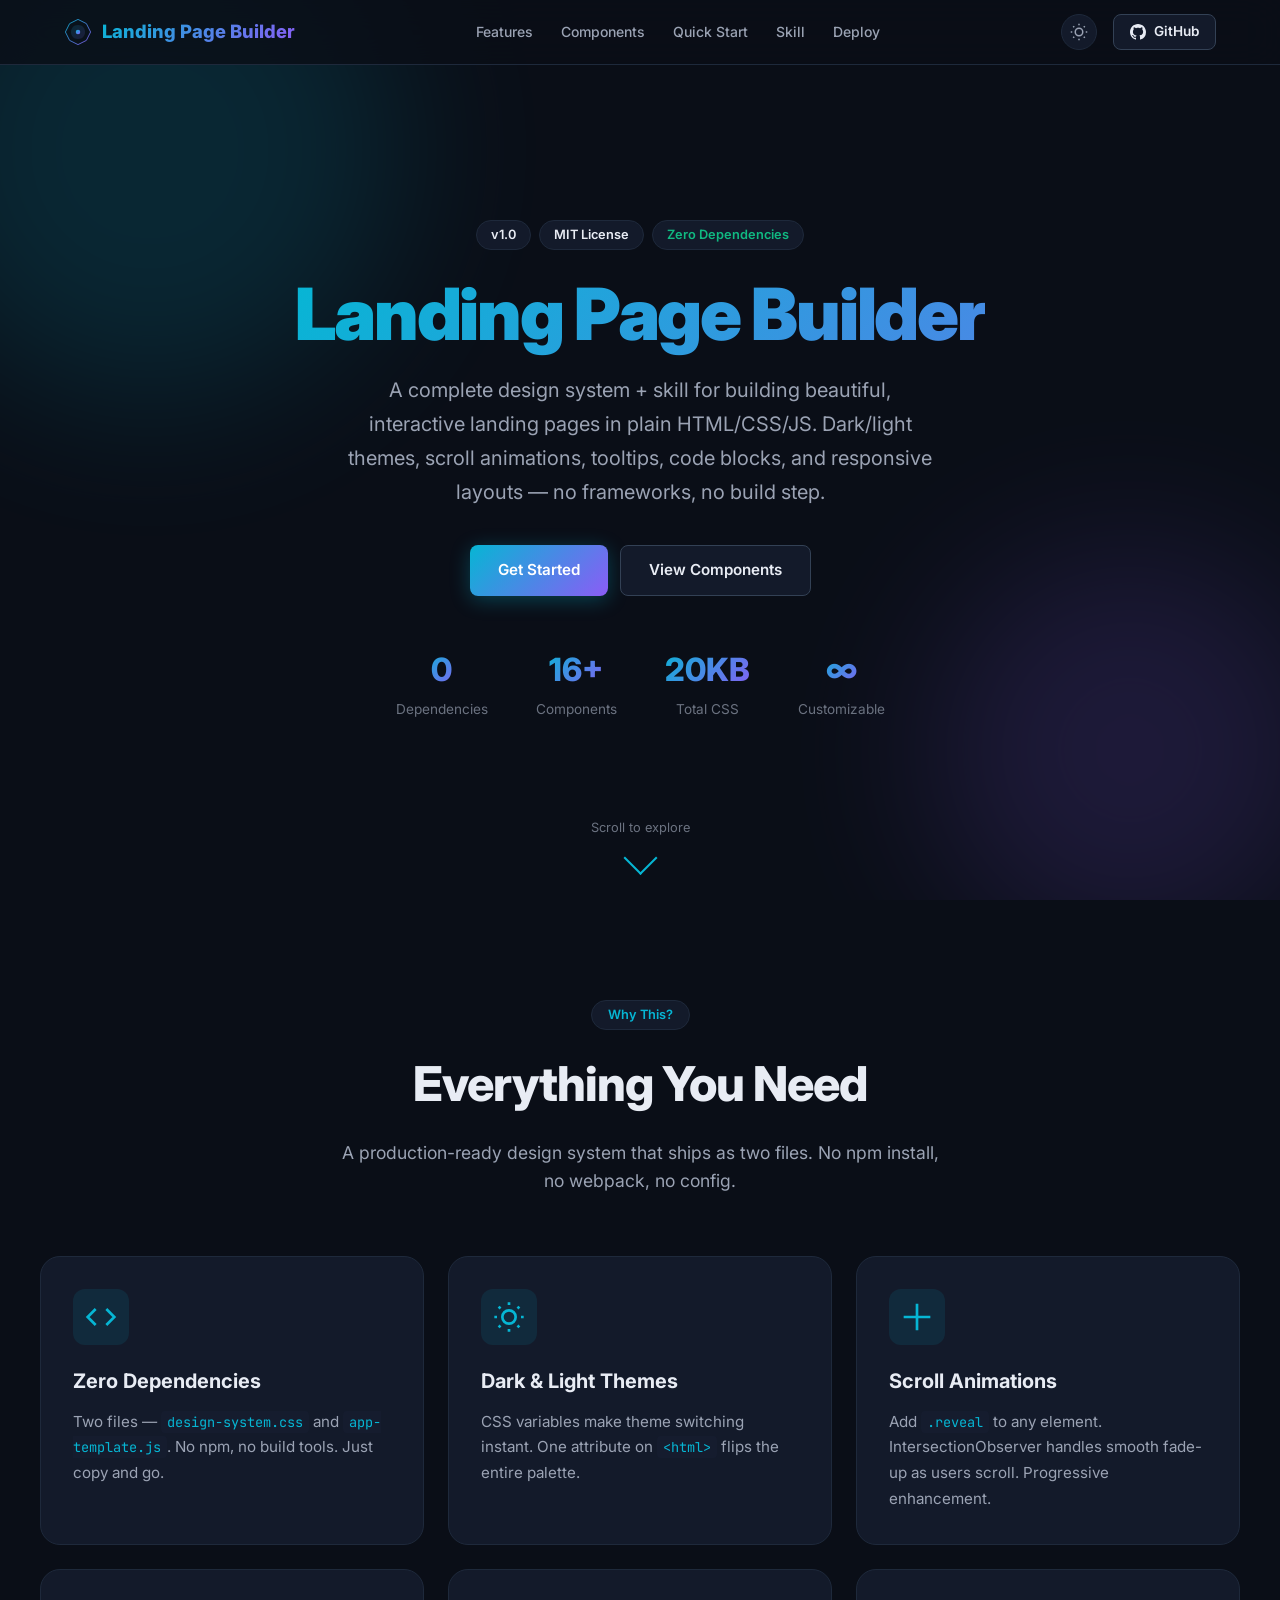
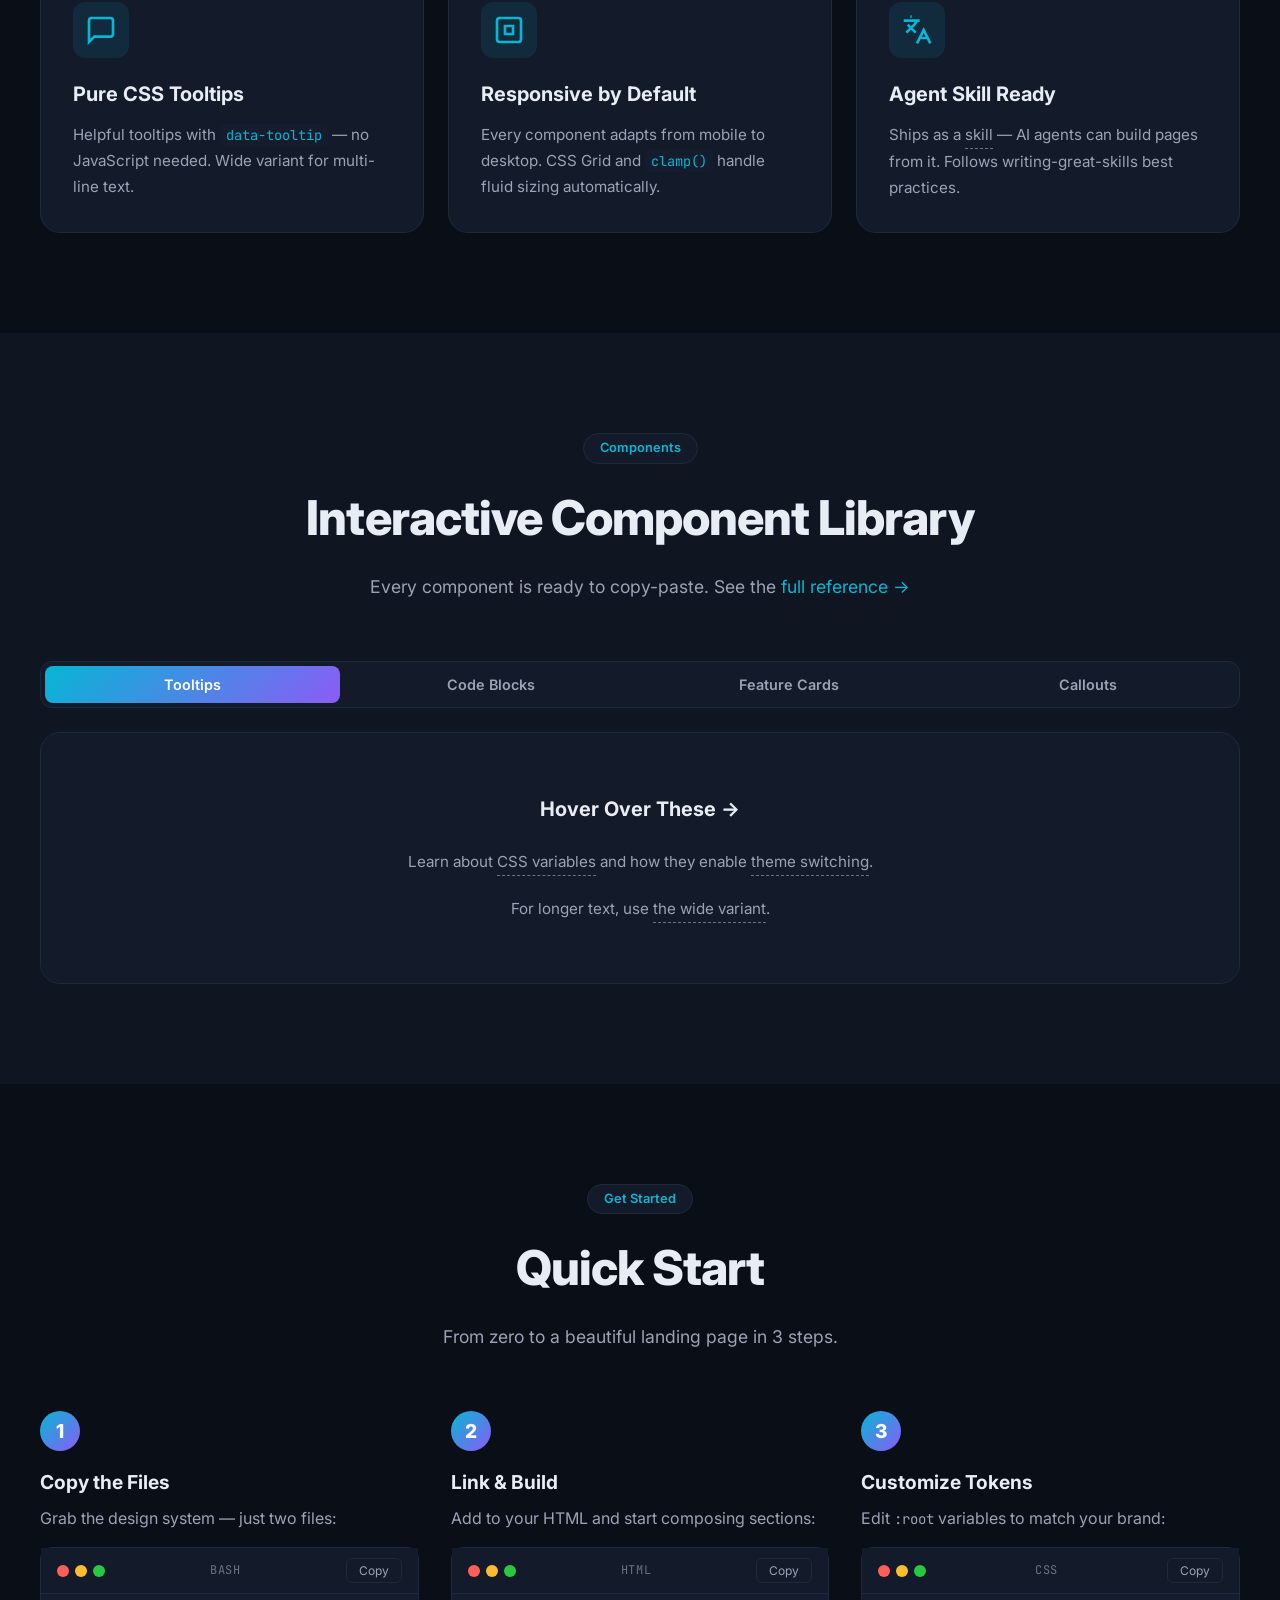
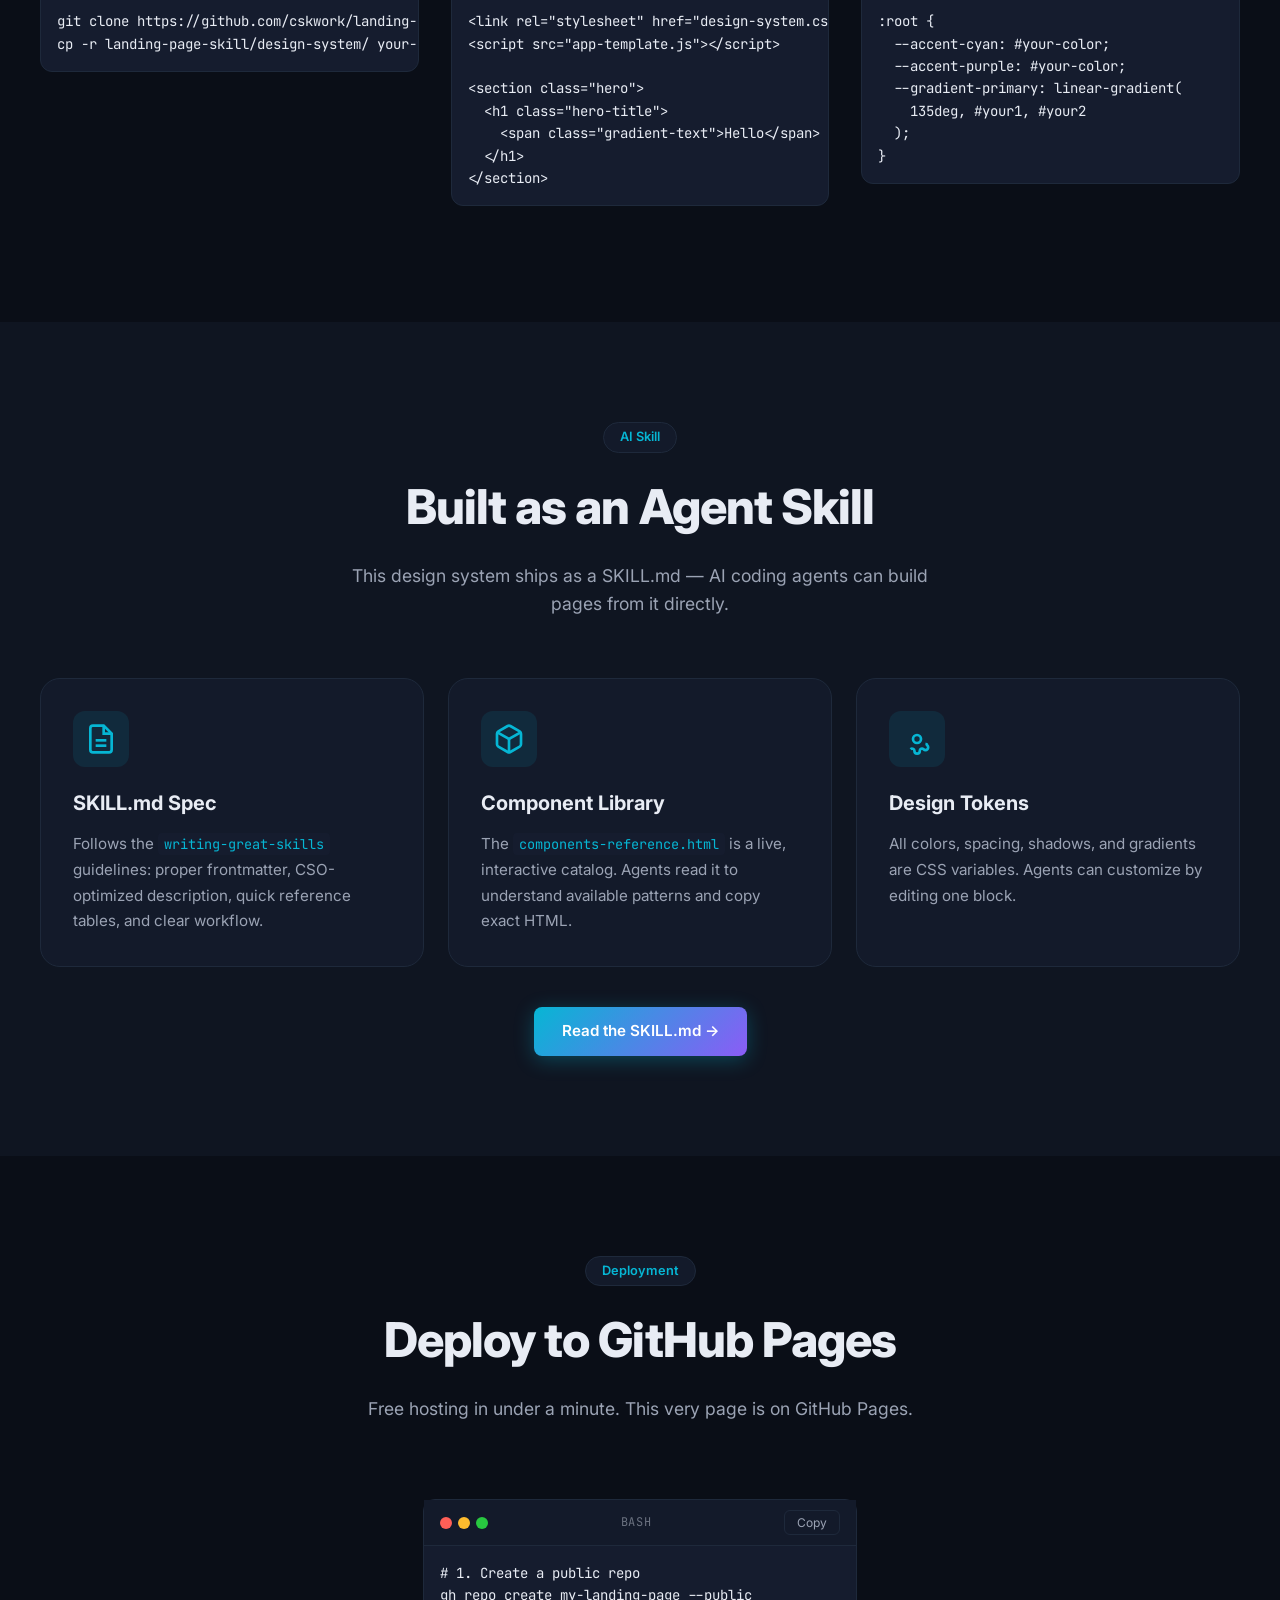
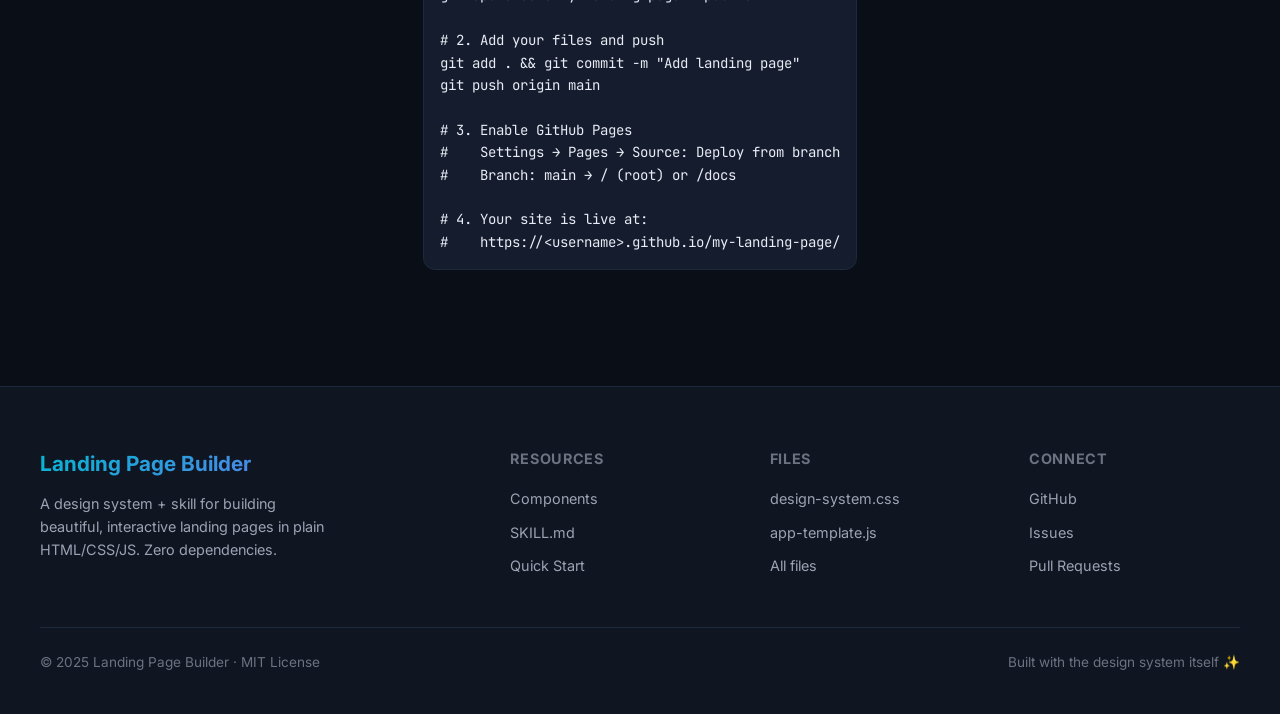
<file: index.html>
<!DOCTYPE html>
<html lang="en" data-theme="dark" class="no-js">
<head>
    <meta charset="UTF-8">
    <meta name="viewport" content="width=device-width, initial-scale=1.0">
    <script>document.documentElement.classList.remove('no-js');document.documentElement.setAttribute('data-theme',localStorage.getItem('lp-theme')||'dark');</script>
    <title>Landing Page Builder — Design System & Skill for Beautiful Web Pages</title>
    <meta name="description" content="A complete design system and skill for building beautiful, interactive landing pages in plain HTML/CSS/JS. Dark/light themes, scroll animations, tooltips, code blocks — zero dependencies.">

    <meta property="og:title" content="Landing Page Builder">
    <meta property="og:description" content="Design system + skill for beautiful, interactive landing pages. Zero dependencies.">
    <meta property="og:type" content="website">

    <link rel="preconnect" href="https://fonts.googleapis.com">
    <link rel="preconnect" href="https://fonts.gstatic.com" crossorigin>
    <link href="https://fonts.googleapis.com/css2?family=Inter:wght@300;400;500;600;700;800;900&family=JetBrains+Mono:wght@400;500;600;700&display=swap" rel="stylesheet">
    <link rel="stylesheet" href="design-system/design-system.css">
</head>
<body>
    <!-- Progress Bar -->
    <div class="progress-bar" id="progressBar"></div>

    <!-- Navigation -->
    <nav class="navbar" id="navbar">
        <div class="nav-container">
            <a href="#hero" class="nav-logo">
                <svg class="logo-icon" viewBox="0 0 100 100" width="28" height="28" role="img" aria-label="Landing Page Builder logo">
                    <path d="M50 5 L20 20 L5 50 L20 80 L50 95 L80 80 L95 50 L80 20 Z" fill="none" stroke="url(#logoGrad)" stroke-width="3"/>
                    <path d="M50 25 C35 25 25 35 25 50 C25 65 35 75 50 75 C65 75 75 65 75 50 C75 35 65 25 50 25" fill="url(#logoGrad)" opacity="0.15"/>
                    <circle cx="50" cy="50" r="8" fill="url(#logoGrad)"/>
                    <defs>
                        <linearGradient id="logoGrad" x1="0" y1="0" x2="1" y2="1">
                            <stop offset="0%" stop-color="#06b6d4"/>
                            <stop offset="100%" stop-color="#8b5cf6"/>
                        </linearGradient>
                    </defs>
                </svg>
                <span class="nav-title">Landing Page Builder</span>
            </a>

            <div class="nav-links" id="navLinks">
                <a href="#features">Features</a>
                <a href="#components">Components</a>
                <a href="#quickstart">Quick Start</a>
                <a href="#skill">Skill</a>
                <a href="#deploy">Deploy</a>
            </div>

            <div class="nav-right">
                <button class="icon-btn" data-toggle="theme" aria-label="Toggle theme"></button>
                <a href="https://github.com/cskwork/landing-page-skill" target="_blank" rel="noopener" class="btn btn-secondary nav-github-btn" style="padding: 6px 16px; font-size: 0.85rem;">
                    <svg width="16" height="16" viewBox="0 0 24 24" fill="currentColor"><path d="M12 0C5.37 0 0 5.37 0 12c0 5.31 3.435 9.795 8.205 11.385.6.105.825-.255.825-.57 0-.285-.015-1.23-.015-2.235-3.015.555-3.795-.735-4.035-1.41-.135-.345-.72-1.41-1.23-1.695-.42-.225-1.02-.78-.015-.795.945-.015 1.62.87 1.845 1.23 1.08 1.815 2.805 1.305 3.495.99.105-.78.42-1.305.765-1.605-2.67-.3-5.46-1.335-5.46-5.925 0-1.305.465-2.385 1.23-3.225-.12-.3-.54-1.53.12-3.18 0 0 1.005-.315 3.3 1.23.96-.27 1.98-.405 3-.405s2.04.135 3 .405c2.295-1.56 3.3-1.23 3.3-1.23.66 1.65.24 2.88.12 3.18.765.84 1.23 1.905 1.23 3.225 0 4.605-2.805 5.625-5.475 5.925.435.375.81 1.095.81 2.22 0 1.605-.015 2.895-.015 3.3 0 .315.225.69.825.57A12.02 12.02 0 0024 12c0-6.63-5.37-12-12-12z"/></svg>
                    <span class="nav-github-text">GitHub</span>
                </a>
                <button class="nav-menu-toggle" id="menuToggle" aria-label="Toggle menu">
                    <span></span><span></span><span></span>
                </button>
            </div>
        </div>
    </nav>

    <!-- Mobile Menu -->
    <div class="mobile-menu" id="mobileMenu">
        <a href="#features">Features</a>
        <a href="#components">Components</a>
        <a href="#quickstart">Quick Start</a>
        <a href="#skill">Skill</a>
        <a href="#deploy">Deploy</a>
    </div>

    <!-- Hero Section -->
    <section class="hero" id="hero">
        <div class="hero-bg"></div>
        <div class="hero-content">
            <div class="hero-badge">
                <span class="version-pill">v1.0</span>
                <span class="license-pill">MIT License</span>
                <span class="version-pill" style="color: var(--accent-green);">Zero Dependencies</span>
            </div>
            <h1 class="hero-title">
                <span class="gradient-text">Landing Page Builder</span>
            </h1>
            <p class="hero-subtitle">
                A complete design system + skill for building beautiful, interactive landing pages in plain HTML/CSS/JS. Dark/light themes, scroll animations, tooltips, code blocks, and responsive layouts — no frameworks, no build step.
            </p>
            <div class="hero-cta">
                <a href="#quickstart" class="btn btn-primary">Get Started</a>
                <a href="design-system/components-reference.html" class="btn btn-secondary">View Components</a>
            </div>
            <div class="hero-stats">
                <div class="stat">
                    <span class="stat-number">0</span>
                    <span class="stat-label">Dependencies</span>
                </div>
                <div class="stat">
                    <span class="stat-number">16+</span>
                    <span class="stat-label">Components</span>
                </div>
                <div class="stat">
                    <span class="stat-number">20KB</span>
                    <span class="stat-label">Total CSS</span>
                </div>
                <div class="stat">
                    <span class="stat-number">∞</span>
                    <span class="stat-label">Customizable</span>
                </div>
            </div>
        </div>
        <div class="scroll-indicator">
            <span>Scroll to explore</span>
            <div class="scroll-arrow"></div>
        </div>
    </section>

    <!-- Features -->
    <section class="section" id="features">
        <div class="container">
            <div class="section-header">
                <span class="section-tag">Why This?</span>
                <h2 class="section-title">Everything You Need</h2>
                <p class="section-desc">A production-ready design system that ships as two files. No npm install, no webpack, no config.</p>
            </div>

            <div class="feature-grid">
                <div class="feature-card reveal">
                    <div class="feature-icon">
                        <svg viewBox="0 0 24 24" fill="none" stroke="currentColor" stroke-width="2" width="32" height="32"><polyline points="16 18 22 12 16 6"/><polyline points="8 6 2 12 8 18"/></svg>
                    </div>
                    <h3>Zero Dependencies</h3>
                    <p>Two files — <code>design-system.css</code> and <code>app-template.js</code>. No npm, no build tools. Just copy and go.</p>
                </div>

                <div class="feature-card reveal">
                    <div class="feature-icon">
                        <svg viewBox="0 0 24 24" fill="none" stroke="currentColor" stroke-width="2" width="32" height="32"><circle cx="12" cy="12" r="5"/><path d="M12 1v2M12 21v2M4.22 4.22l1.42 1.42M18.36 18.36l1.42 1.42M1 12h2M21 12h2M4.22 19.78l1.42-1.42M18.36 5.64l1.42-1.42"/></svg>
                    </div>
                    <h3>Dark &amp; Light Themes</h3>
                    <p>CSS variables make theme switching instant. One attribute on <code>&lt;html&gt;</code> flips the entire palette.</p>
                </div>

                <div class="feature-card reveal">
                    <div class="feature-icon">
                        <svg viewBox="0 0 24 24" fill="none" stroke="currentColor" stroke-width="2" width="32" height="32"><path d="M12 2v20M2 12h20"/></svg>
                    </div>
                    <h3>Scroll Animations</h3>
                    <p>Add <code>.reveal</code> to any element. IntersectionObserver handles smooth fade-up as users scroll. Progressive enhancement.</p>
                </div>

                <div class="feature-card reveal">
                    <div class="feature-icon">
                        <svg viewBox="0 0 24 24" fill="none" stroke="currentColor" stroke-width="2" width="32" height="32"><path d="M21 15a2 2 0 01-2 2H7l-4 4V5a2 2 0 012-2h14a2 2 0 012 2z"/></svg>
                    </div>
                    <h3>Pure CSS Tooltips</h3>
                    <p>Helpful tooltips with <code>data-tooltip</code> — no JavaScript needed. Wide variant for multi-line text.</p>
                </div>

                <div class="feature-card reveal">
                    <div class="feature-icon">
                        <svg viewBox="0 0 24 24" fill="none" stroke="currentColor" stroke-width="2" width="32" height="32"><rect x="3" y="3" width="18" height="18" rx="2"/><path d="M9 9h6v6H9z"/></svg>
                    </div>
                    <h3>Responsive by Default</h3>
                    <p>Every component adapts from mobile to desktop. CSS Grid and <code>clamp()</code> handle fluid sizing automatically.</p>
                </div>

                <div class="feature-card reveal">
                    <div class="feature-icon">
                        <svg viewBox="0 0 24 24" fill="none" stroke="currentColor" stroke-width="2" width="32" height="32"><path d="M5 8l6 6M4 14l6-6 2-3M2 5h12M7 2h1M22 22l-5-10-5 10M14 18h6"/></svg>
                    </div>
                    <h3>Agent Skill Ready</h3>
                    <p>Ships as a <span class="tooltip-trigger" data-tooltip="A SKILL.md file that teaches AI agents how to use this design system">skill</span> — AI agents can build pages from it. Follows writing-great-skills best practices.</p>
                </div>
            </div>
        </div>
    </section>

    <!-- Components Showcase -->
    <section class="section section-alt" id="components">
        <div class="container">
            <div class="section-header">
                <span class="section-tag">Components</span>
                <h2 class="section-title">Interactive Component Library</h2>
                <p class="section-desc">Every component is ready to copy-paste. See the <a href="design-system/components-reference.html" style="color: var(--accent-cyan);">full reference →</a></p>
            </div>

            <div data-tabs>
                <div class="tab-list">
                    <button class="tab-btn active" data-tab="tooltip">Tooltips</button>
                    <button class="tab-btn" data-tab="code">Code Blocks</button>
                    <button class="tab-btn" data-tab="cards">Feature Cards</button>
                    <button class="tab-btn" data-tab="callout">Callouts</button>
                </div>

                <div class="tab-panel active" data-panel="tooltip">
                    <div class="feature-card" style="text-align: center; padding: 60px;">
                        <h3 style="margin-bottom: 24px;">Hover Over These →</h3>
                        <p style="margin-bottom: 20px;">
                            Learn about <span class="tooltip-trigger" data-tooltip="Cascading Style Sheets — the styling language of the web">CSS variables</span> and how they enable
                            <span class="tooltip-trigger" data-tooltip="Switching between dark and light themes instantly">theme switching</span>.
                        </p>
                        <p>
                            For longer text, use <span class="tooltip-trigger tooltip-wide" data-tooltip="This wide tooltip variant wraps text to multiple lines, perfect for detailed explanations that need more space than a single line.">the wide variant</span>.
                        </p>
                    </div>
                </div>

                <div class="tab-panel" data-panel="code">
                    <div class="code-block">
                        <div class="code-header">
                            <span class="code-dots"><i></i><i></i><i></i></span>
                            <span class="code-lang">bash</span>
                            <button class="code-copy">Copy</button>
                        </div>
                        <pre><code># Clone the repo and start building
git clone https://github.com/cskwork/landing-page-skill.git
cp landing-page-skill/design-system/* your-project/</code></pre>
                    </div>
                    <div class="code-block">
                        <div class="code-header">
                            <span class="code-dots"><i></i><i></i><i></i></span>
                            <span class="code-lang">html</span>
                            <button class="code-copy">Copy</button>
                        </div>
                        <pre><code>&lt;link rel="stylesheet" href="design-system.css"&gt;
&lt;script src="app-template.js"&gt;&lt;/script&gt;</code></pre>
                    </div>
                </div>

                <div class="tab-panel" data-panel="cards">
                    <div class="feature-grid">
                        <div class="feature-card reveal">
                            <div class="feature-icon">
                                <svg viewBox="0 0 24 24" fill="none" stroke="currentColor" stroke-width="2" width="32" height="32"><path d="M13 2L3 14h9l-1 8 10-12h-9l1-8z"/></svg>
                            </div>
                            <h3>Lightning Fast</h3>
                            <p>No JavaScript framework overhead. Pages load instantly.</p>
                        </div>
                        <div class="feature-card reveal">
                            <div class="feature-icon">
                                <svg viewBox="0 0 24 24" fill="none" stroke="currentColor" stroke-width="2" width="32" height="32"><path d="M22 11.08V12a10 10 0 11-5.93-9.14"/><polyline points="22 4 12 14.01 9 11.01"/></svg>
                            </div>
                            <h3>Accessible</h3>
                            <p>Semantic HTML, ARIA labels, keyboard navigation built in.</p>
                        </div>
                    </div>
                </div>

                <div class="tab-panel" data-panel="callout">
                    <a href="https://github.com/cskwork/landing-page-skill" target="_blank" rel="noopener" class="callout">
                        <span class="callout-icon">
                            <svg viewBox="0 0 24 24" fill="none" stroke="currentColor" stroke-width="2" width="24" height="24"><path d="M9 19c-5 1.5-5-2.5-7-3m14 6v-3.87a3.37 3.37 0 00-.94-2.61c3.14-.35 6.44-1.54 6.44-7A5.44 5.44 0 0020 4.77 5.07 5.07 0 0019.91 1S18.73.65 16 2.48a13.38 13.38 0 00-7 0C6.27.65 5.09 1 5.09 1A5.07 5.07 0 005 4.77a5.44 5.44 0 00-1.5 3.78c0 5.42 3.3 6.61 6.44 7A3.37 3.37 0 009 18.13V22"/></svg>
                        </span>
                        <div class="callout-text">
                            <strong>Star on GitHub</strong>
                            <span>If this design system saves you time, give it a ⭐</span>
                        </div>
                    </a>
                </div>
            </div>
        </div>
    </section>

    <!-- Quick Start -->
    <section class="section" id="quickstart">
        <div class="container">
            <div class="section-header">
                <span class="section-tag">Get Started</span>
                <h2 class="section-title">Quick Start</h2>
                <p class="section-desc">From zero to a beautiful landing page in 3 steps.</p>
            </div>

            <div class="quickstart-grid">
                <div class="qs-step reveal">
                    <div class="qs-number">1</div>
                    <h3>Copy the Files</h3>
                    <p>Grab the design system — just two files:</p>
                    <div class="code-block">
                        <div class="code-header">
                            <span class="code-dots"><i></i><i></i><i></i></span>
                            <span class="code-lang">bash</span>
                            <button class="code-copy">Copy</button>
                        </div>
                        <pre><code>git clone https://github.com/cskwork/landing-page-skill.git
cp -r landing-page-skill/design-system/ your-project/</code></pre>
                    </div>
                </div>

                <div class="qs-step reveal">
                    <div class="qs-number">2</div>
                    <h3>Link &amp; Build</h3>
                    <p>Add to your HTML and start composing sections:</p>
                    <div class="code-block">
                        <div class="code-header">
                            <span class="code-dots"><i></i><i></i><i></i></span>
                            <span class="code-lang">html</span>
                            <button class="code-copy">Copy</button>
                        </div>
                        <pre><code>&lt;link rel="stylesheet" href="design-system.css"&gt;
&lt;script src="app-template.js"&gt;&lt;/script&gt;

&lt;section class="hero"&gt;
  &lt;h1 class="hero-title"&gt;
    &lt;span class="gradient-text"&gt;Hello&lt;/span&gt;
  &lt;/h1&gt;
&lt;/section&gt;</code></pre>
                    </div>
                </div>

                <div class="qs-step reveal">
                    <div class="qs-number">3</div>
                    <h3>Customize Tokens</h3>
                    <p>Edit <code>:root</code> variables to match your brand:</p>
                    <div class="code-block">
                        <div class="code-header">
                            <span class="code-dots"><i></i><i></i><i></i></span>
                            <span class="code-lang">css</span>
                            <button class="code-copy">Copy</button>
                        </div>
                        <pre><code>:root {
  --accent-cyan: #your-color;
  --accent-purple: #your-color;
  --gradient-primary: linear-gradient(
    135deg, #your1, #your2
  );
}</code></pre>
                    </div>
                </div>
            </div>
        </div>
    </section>

    <!-- Skill Section -->
    <section class="section section-alt" id="skill">
        <div class="container">
            <div class="section-header">
                <span class="section-tag">AI Skill</span>
                <h2 class="section-title">Built as an Agent Skill</h2>
                <p class="section-desc">This design system ships as a SKILL.md — AI coding agents can build pages from it directly.</p>
            </div>

            <div class="feature-grid">
                <div class="feature-card reveal">
                    <div class="feature-icon">
                        <svg viewBox="0 0 24 24" fill="none" stroke="currentColor" stroke-width="2" width="32" height="32"><path d="M14 2H6a2 2 0 00-2 2v16a2 2 0 002 2h12a2 2 0 002-2V8z"/><polyline points="14 2 14 8 20 8"/><line x1="16" y1="13" x2="8" y2="13"/><line x1="16" y1="17" x2="8" y2="17"/></svg>
                    </div>
                    <h3>SKILL.md Spec</h3>
                    <p>Follows the <code>writing-great-skills</code> guidelines: proper frontmatter, CSO-optimized description, quick reference tables, and clear workflow.</p>
                </div>

                <div class="feature-card reveal">
                    <div class="feature-icon">
                        <svg viewBox="0 0 24 24" fill="none" stroke="currentColor" stroke-width="2" width="32" height="32"><path d="M21 16V8a2 2 0 00-1-1.73l-7-4a2 2 0 00-2 0l-7 4A2 2 0 003 8v8a2 2 0 001 1.73l7 4a2 2 0 002 0l7-4A2 2 0 0021 16z"/><polyline points="3.27 6.96 12 12.01 20.73 6.96"/><line x1="12" y1="22.08" x2="12" y2="12"/></svg>
                    </div>
                    <h3>Component Library</h3>
                    <p>The <code>components-reference.html</code> is a live, interactive catalog. Agents read it to understand available patterns and copy exact HTML.</p>
                </div>

                <div class="feature-card reveal">
                    <div class="feature-icon">
                        <svg viewBox="0 0 24 24" fill="none" stroke="currentColor" stroke-width="2" width="32" height="32"><circle cx="12" cy="12" r="3"/><path d="M19.4 15a1.65 1.65 0 00.33 1.82l.06.06a2 2 0 010 2.83 2 2 0 01-2.83 0l-.06-.06a1.65 1.65 0 00-1.82-.33 1.65 1.65 0 00-1 1.51V21a2 2 0 01-2 2 2 2 0 01-2-2v-.09A1.65 1.65 0 009 19.4a1.65 1.65 0 00-1.82.33"/></svg>
                    </div>
                    <h3>Design Tokens</h3>
                    <p>All colors, spacing, shadows, and gradients are CSS variables. Agents can customize by editing one block.</p>
                </div>
            </div>

            <div style="text-align: center; margin-top: 40px;">
                <a href="https://github.com/cskwork/landing-page-skill/blob/main/SKILL.md" target="_blank" rel="noopener" class="btn btn-primary">
                    Read the SKILL.md →
                </a>
            </div>
        </div>
    </section>

    <!-- Deploy Section -->
    <section class="section" id="deploy">
        <div class="container">
            <div class="section-header">
                <span class="section-tag">Deployment</span>
                <h2 class="section-title">Deploy to GitHub Pages</h2>
                <p class="section-desc">Free hosting in under a minute. This very page is on GitHub Pages.</p>
            </div>

            <div class="quickstart-grid" style="grid-template-columns: 1fr;">
                <div class="qs-step reveal" style="max-width: 800px; margin: 0 auto;">
                    <div class="code-block">
                        <div class="code-header">
                            <span class="code-dots"><i></i><i></i><i></i></span>
                            <span class="code-lang">bash</span>
                            <button class="code-copy">Copy</button>
                        </div>
                        <pre><code># 1. Create a public repo
gh repo create my-landing-page --public

# 2. Add your files and push
git add . && git commit -m "Add landing page"
git push origin main

# 3. Enable GitHub Pages
#    Settings → Pages → Source: Deploy from branch
#    Branch: main → / (root) or /docs

# 4. Your site is live at:
#    https://&lt;username&gt;.github.io/my-landing-page/</code></pre>
                    </div>
                </div>
            </div>
        </div>
    </section>

    <!-- Footer -->
    <footer class="footer">
        <div class="footer-content">
            <div class="footer-brand">
                <h3><span class="gradient-text">Landing Page Builder</span></h3>
                <p>A design system + skill for building beautiful, interactive landing pages in plain HTML/CSS/JS. Zero dependencies.</p>
            </div>
            <div class="footer-col">
                <h4>Resources</h4>
                <ul>
                    <li><a href="design-system/components-reference.html">Components</a></li>
                    <li><a href="https://github.com/cskwork/landing-page-skill/blob/main/SKILL.md">SKILL.md</a></li>
                    <li><a href="#quickstart">Quick Start</a></li>
                </ul>
            </div>
            <div class="footer-col">
                <h4>Files</h4>
                <ul>
                    <li><a href="https://github.com/cskwork/landing-page-skill/blob/main/design-system/design-system.css">design-system.css</a></li>
                    <li><a href="https://github.com/cskwork/landing-page-skill/blob/main/design-system/app-template.js">app-template.js</a></li>
                    <li><a href="https://github.com/cskwork/landing-page-skill/tree/main/design-system">All files</a></li>
                </ul>
            </div>
            <div class="footer-col">
                <h4>Connect</h4>
                <ul>
                    <li><a href="https://github.com/cskwork/landing-page-skill">GitHub</a></li>
                    <li><a href="https://github.com/cskwork/landing-page-skill/issues">Issues</a></li>
                    <li><a href="https://github.com/cskwork/landing-page-skill/pulls">Pull Requests</a></li>
                </ul>
            </div>
        </div>
        <div class="footer-bottom">
            <span>© 2025 Landing Page Builder · MIT License</span>
            <span>Built with the design system itself ✨</span>
        </div>
    </footer>

    <script src="design-system/app-template.js"></script>
</body>
</html>
</file>
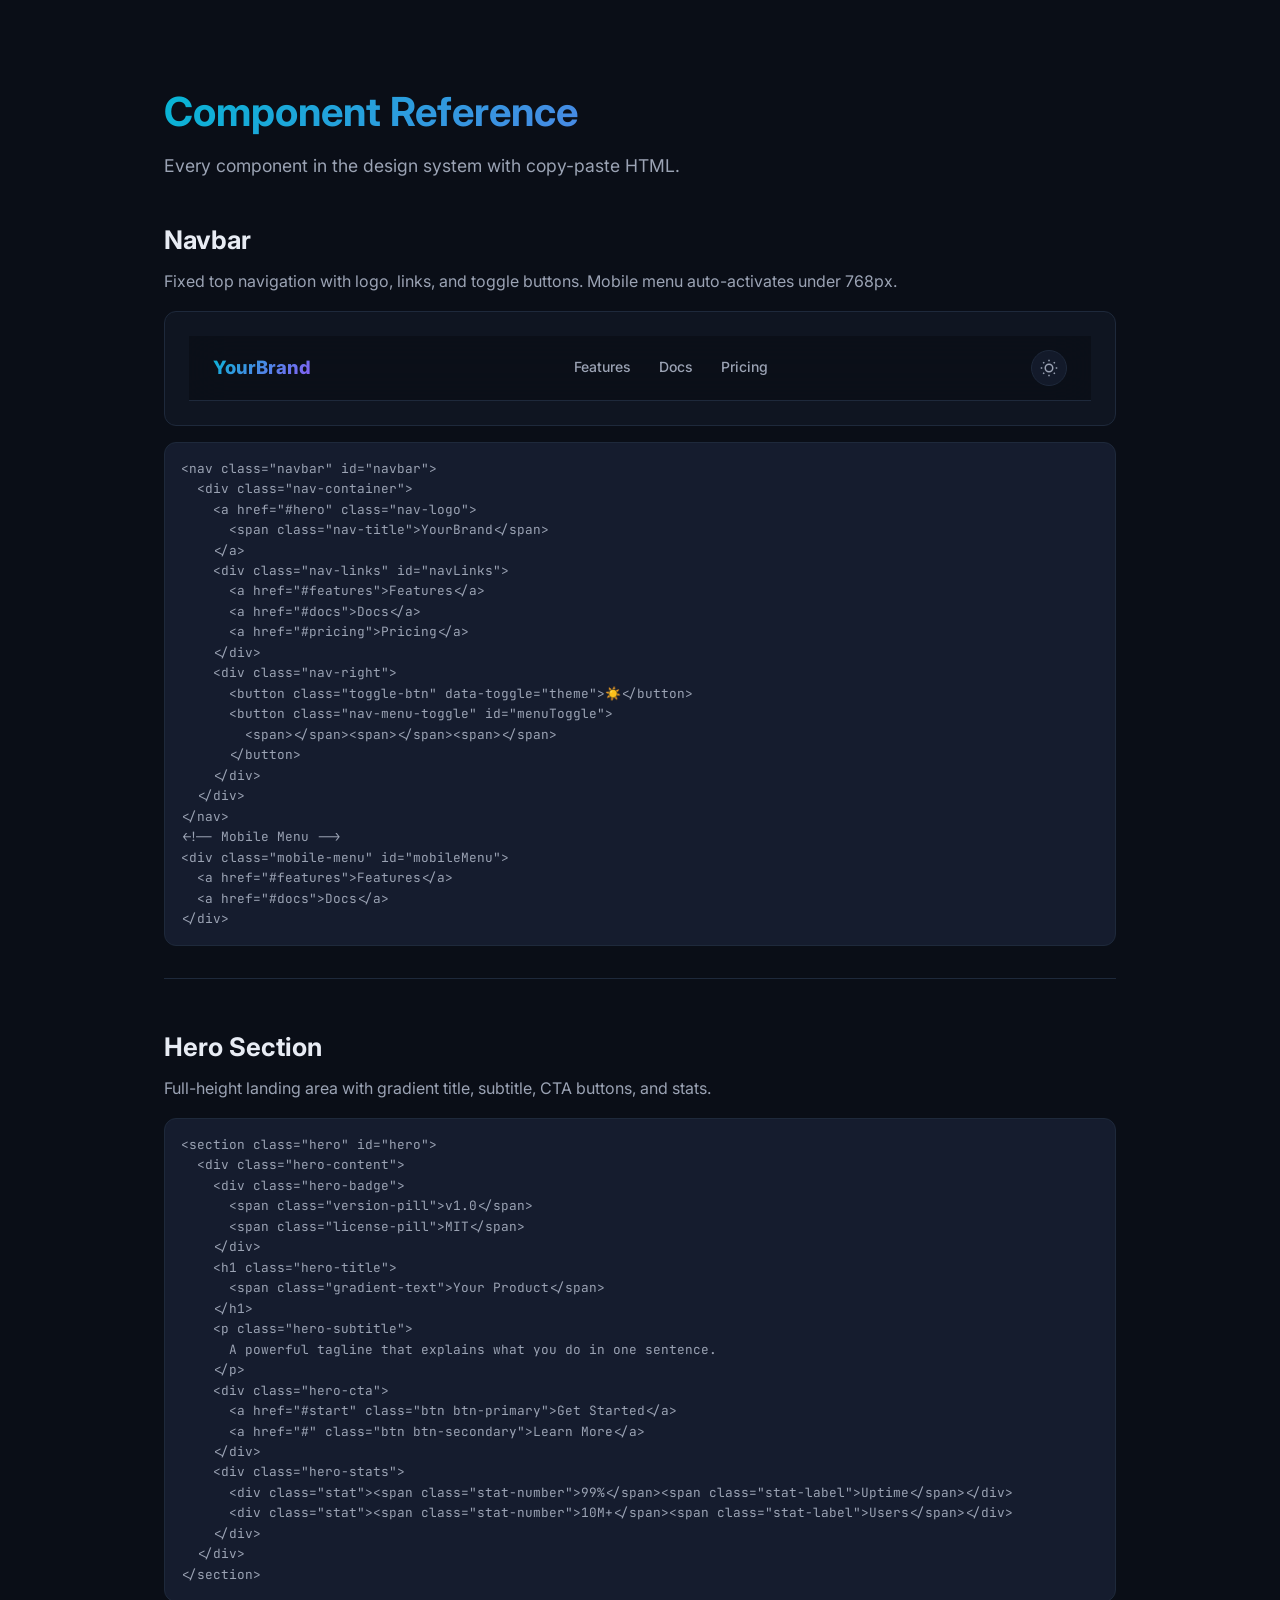
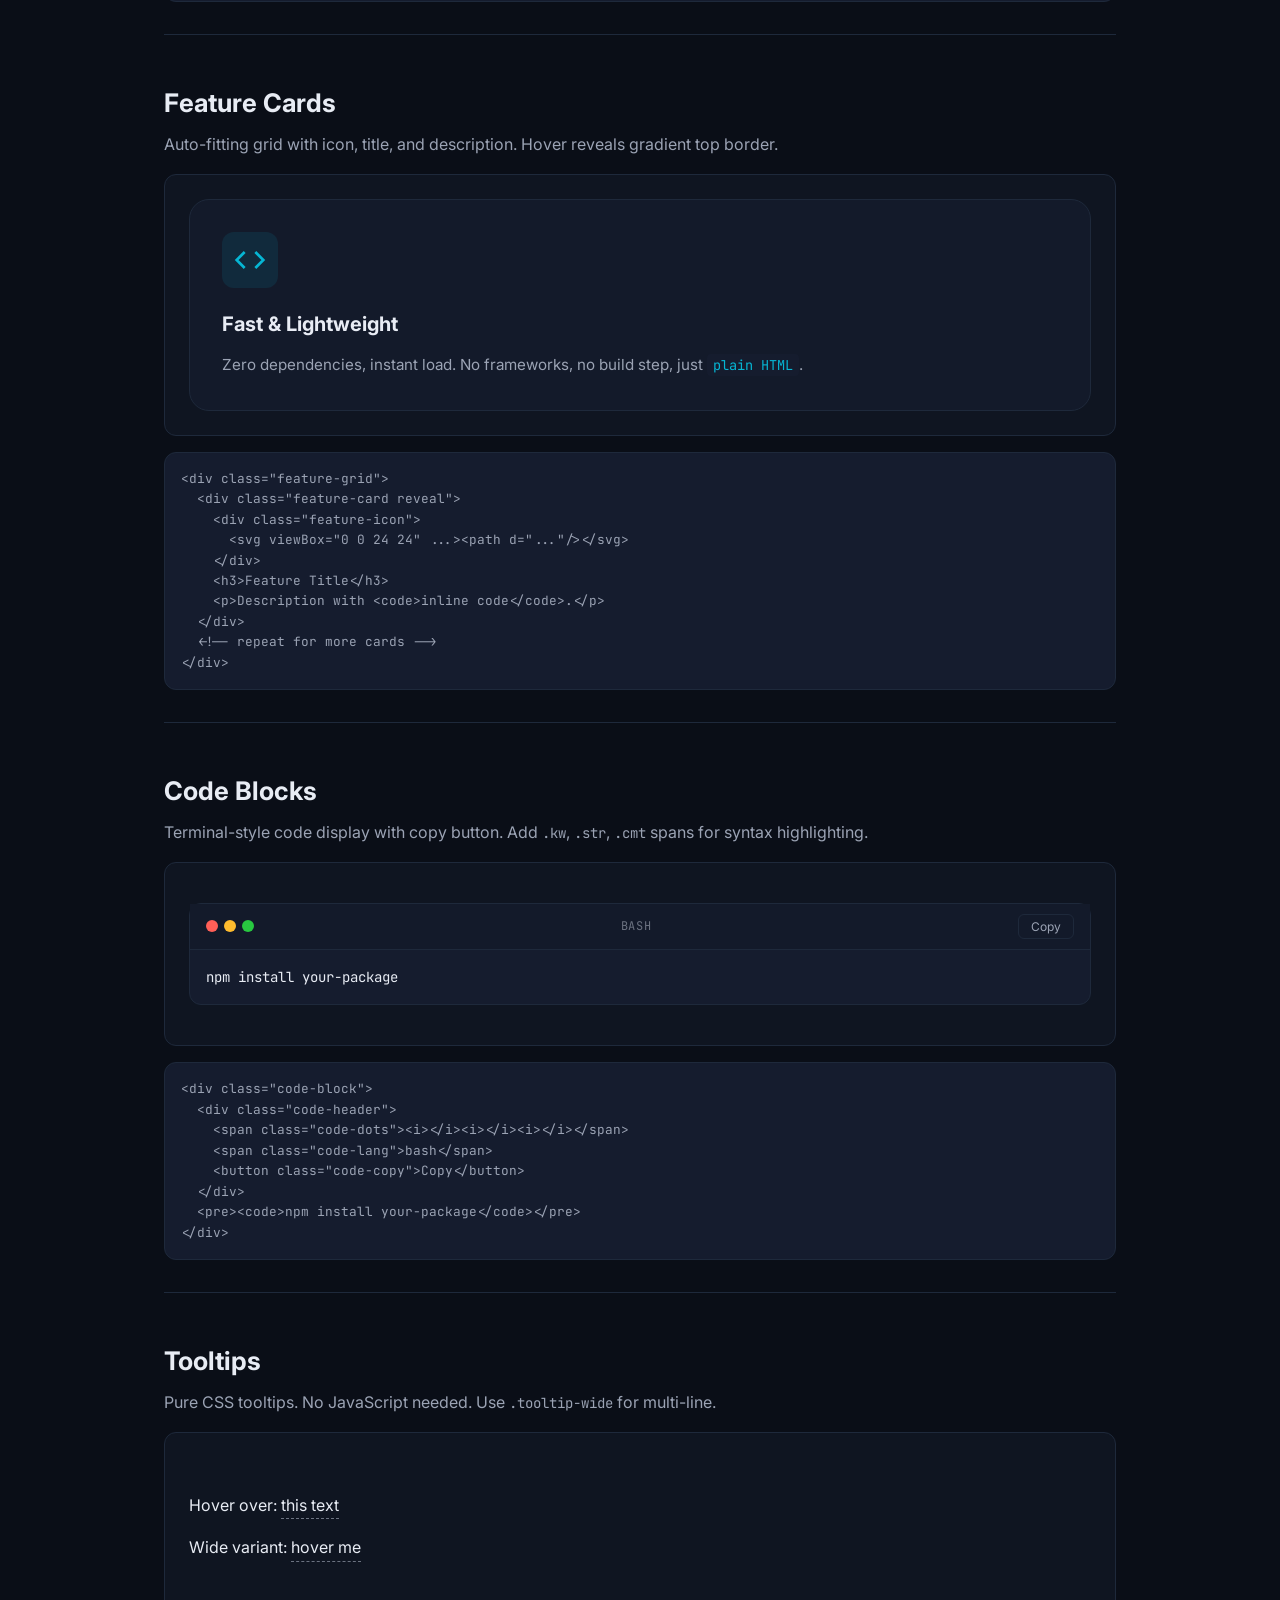
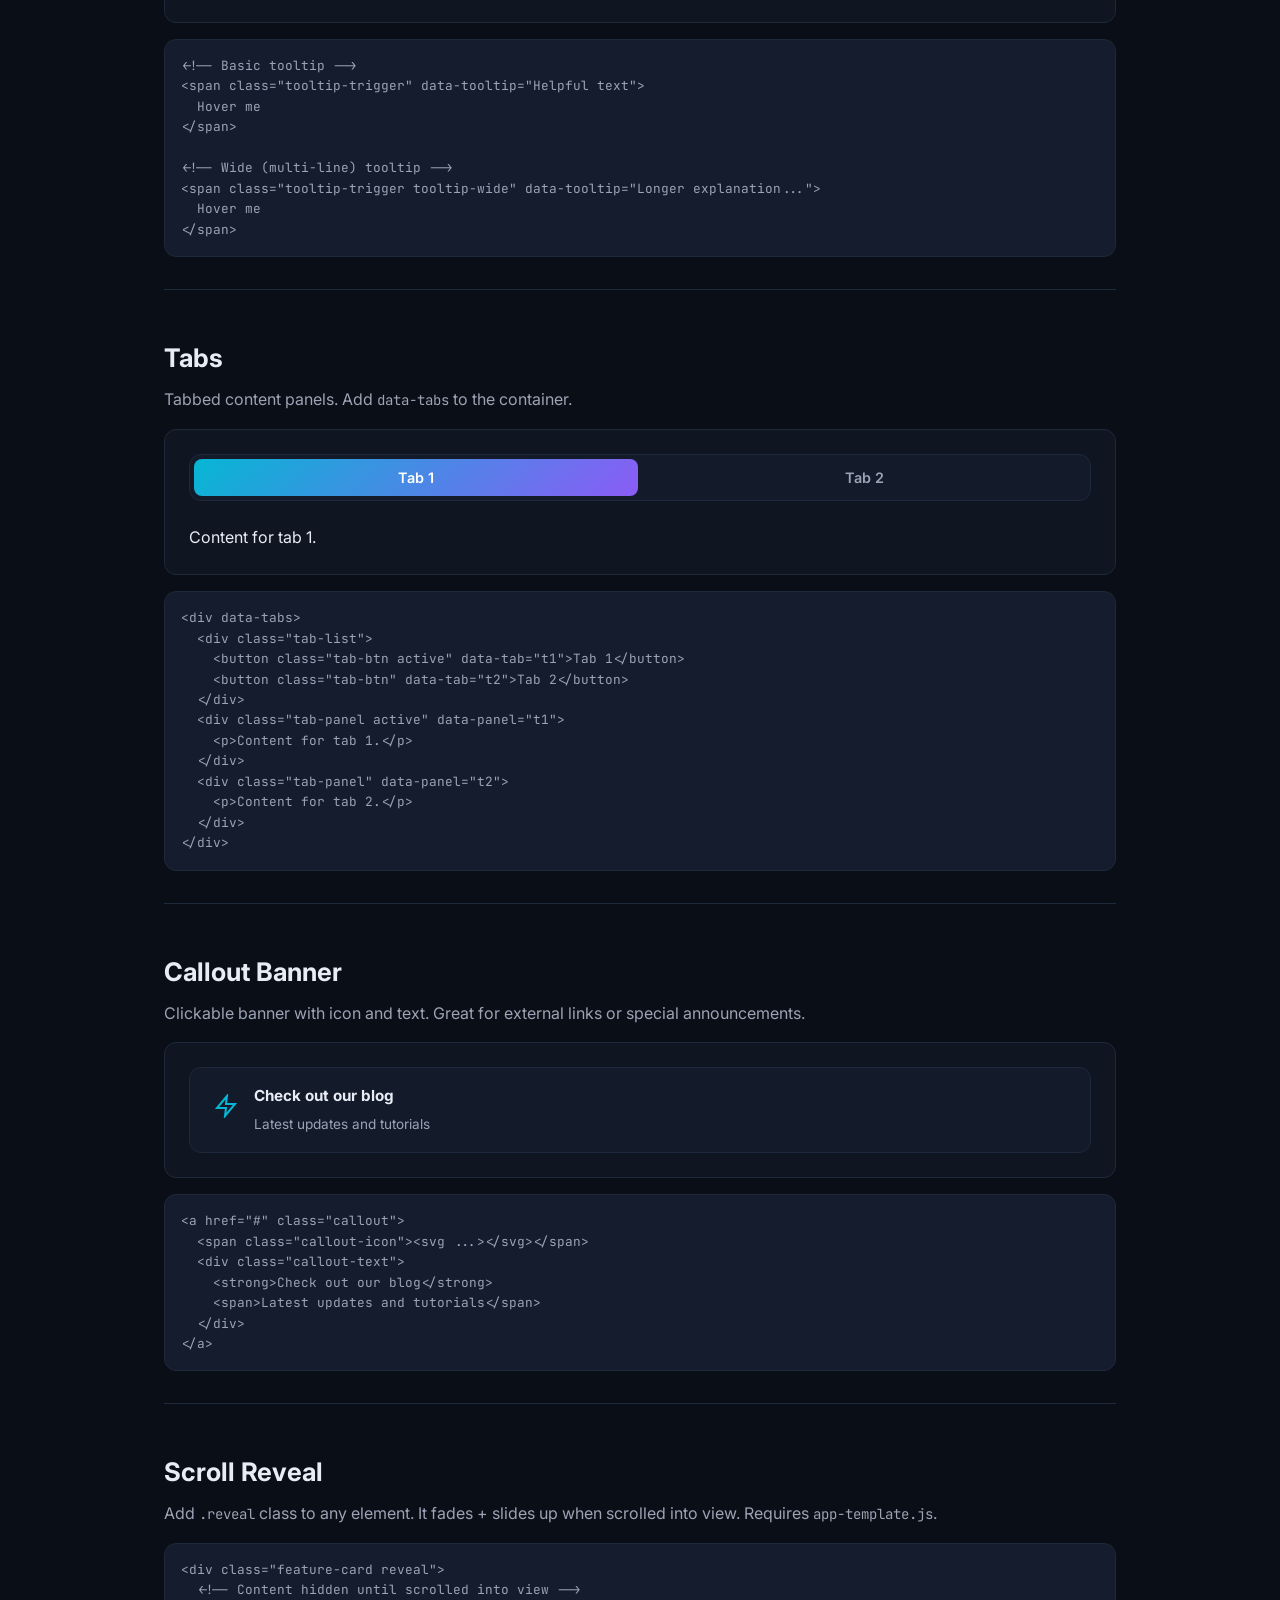
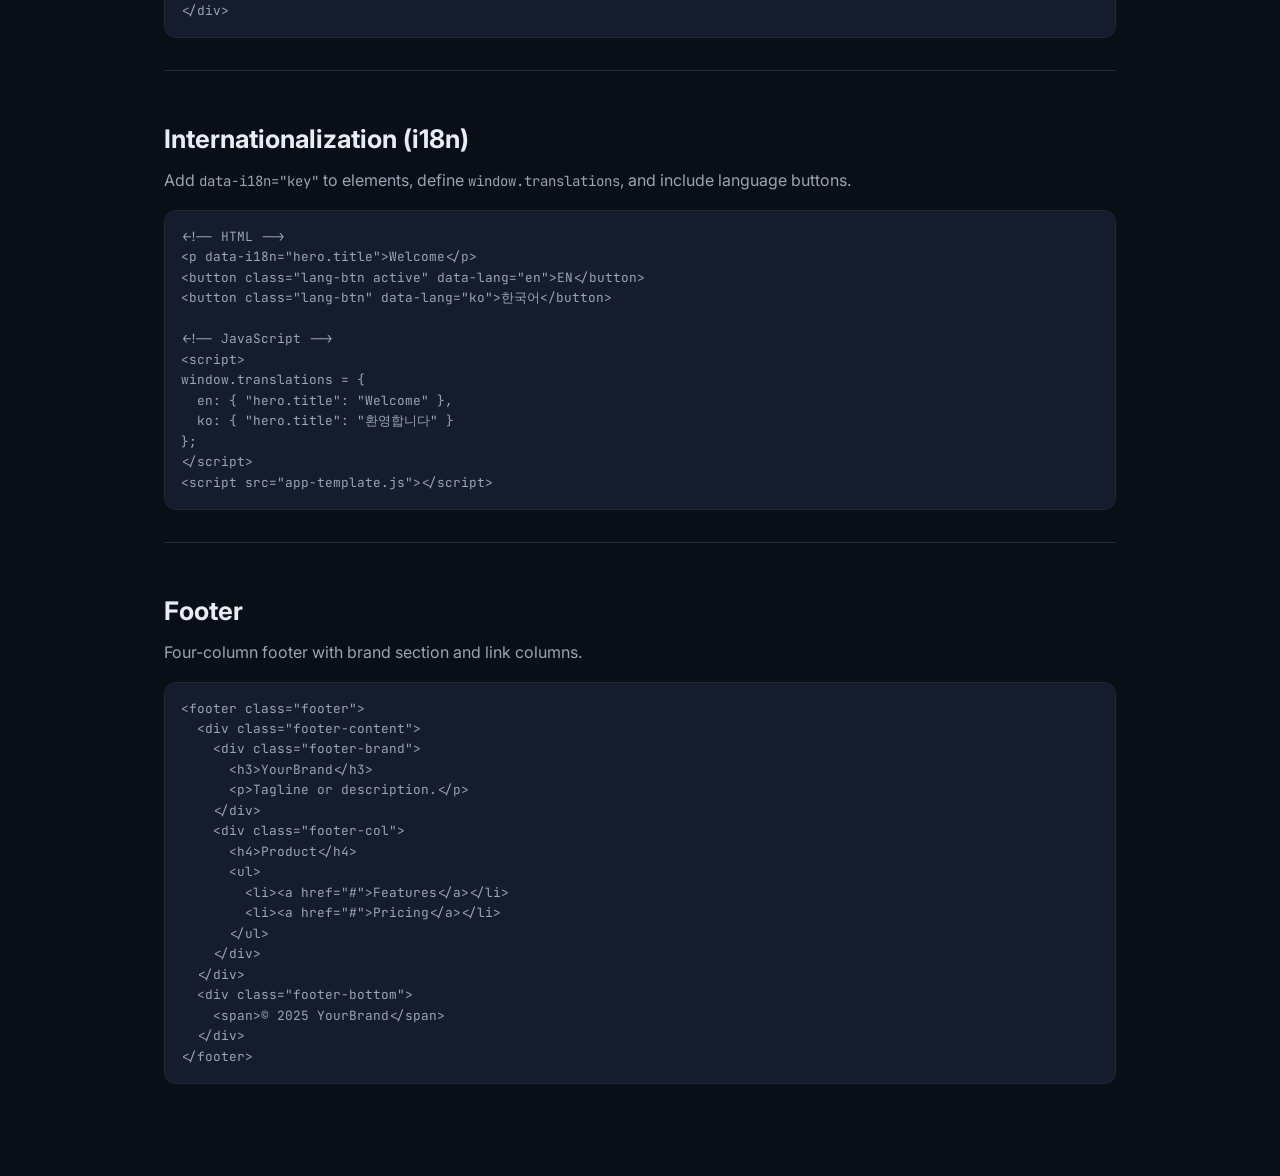
<file: design-system/components-reference.html>
<!DOCTYPE html>
<html lang="en" data-theme="dark" class="no-js">
<head>
    <meta charset="UTF-8">
    <meta name="viewport" content="width=device-width, initial-scale=1.0">
    <script>document.documentElement.classList.remove('no-js');document.documentElement.setAttribute('data-theme',localStorage.getItem('lp-theme')||'dark');</script>
    <title>Component Reference — Landing Page Builder</title>
    <link href="https://fonts.googleapis.com/css2?family=Inter:wght@300;400;500;600;700;800;900&family=JetBrains+Mono:wght@400;500;600;700&display=swap" rel="stylesheet">
    <link rel="stylesheet" href="design-system.css">
    <style>
        .ref-body { max-width: 1000px; margin: 80px auto 60px; padding: 0 24px; }
        .ref-section { margin-bottom: 48px; padding-bottom: 32px; border-bottom: 1px solid var(--border); }
        .ref-section:last-child { border: none; }
        .ref-section h2 { margin-bottom: 8px; font-size: 1.6rem; }
        .ref-section > p { color: var(--text-secondary); margin-bottom: 16px; }
        .ref-preview { background: var(--bg-secondary); border: 1px solid var(--border); border-radius: var(--radius-md); padding: 24px; margin-bottom: 16px; }
        .ref-code { background: var(--bg-tertiary); border: 1px solid var(--border); border-radius: var(--radius-md); padding: 16px; overflow-x: auto; }
        .ref-code pre { font-family: var(--font-mono); font-size: 0.8rem; color: var(--text-secondary); line-height: 1.6; }
        .demo-nav { position: static; }
    </style>
</head>
<body>
    <div class="progress-bar" id="progressBar"></div>

    <div class="ref-body">
        <h1 style="font-size: 2.5rem; margin-bottom: 8px;">
            <span class="gradient-text">Component Reference</span>
        </h1>
        <p style="color: var(--text-secondary); font-size: 1.1rem; margin-bottom: 40px;">
            Every component in the design system with copy-paste HTML.
        </p>

        <!-- NAVBAR -->
        <div class="ref-section">
            <h2>Navbar</h2>
            <p>Fixed top navigation with logo, links, and toggle buttons. Mobile menu auto-activates under 768px.</p>
            <div class="ref-preview">
                <nav class="navbar demo-nav" style="position: static;">
                    <div class="nav-container">
                        <a href="#" class="nav-logo">
                            <span class="nav-title">YourBrand</span>
                        </a>
                        <div class="nav-links">
                            <a href="#">Features</a>
                            <a href="#">Docs</a>
                            <a href="#">Pricing</a>
                        </div>
                        <div class="nav-right">
                            <button class="icon-btn" data-toggle="theme" aria-label="Toggle theme"></button>
                        </div>
                    </div>
                </nav>
            </div>
            <div class="ref-code"><pre>&lt;nav class="navbar" id="navbar"&gt;
  &lt;div class="nav-container"&gt;
    &lt;a href="#hero" class="nav-logo"&gt;
      &lt;span class="nav-title"&gt;YourBrand&lt;/span&gt;
    &lt;/a&gt;
    &lt;div class="nav-links" id="navLinks"&gt;
      &lt;a href="#features"&gt;Features&lt;/a&gt;
      &lt;a href="#docs"&gt;Docs&lt;/a&gt;
      &lt;a href="#pricing"&gt;Pricing&lt;/a&gt;
    &lt;/div&gt;
    &lt;div class="nav-right"&gt;
      &lt;button class="toggle-btn" data-toggle="theme"&gt;☀️&lt;/button&gt;
      &lt;button class="nav-menu-toggle" id="menuToggle"&gt;
        &lt;span&gt;&lt;/span&gt;&lt;span&gt;&lt;/span&gt;&lt;span&gt;&lt;/span&gt;
      &lt;/button&gt;
    &lt;/div&gt;
  &lt;/div&gt;
&lt;/nav&gt;
&lt;!-- Mobile Menu --&gt;
&lt;div class="mobile-menu" id="mobileMenu"&gt;
  &lt;a href="#features"&gt;Features&lt;/a&gt;
  &lt;a href="#docs"&gt;Docs&lt;/a&gt;
&lt;/div&gt;</pre></div>
        </div>

        <!-- HERO -->
        <div class="ref-section">
            <h2>Hero Section</h2>
            <p>Full-height landing area with gradient title, subtitle, CTA buttons, and stats.</p>
            <div class="ref-code"><pre>&lt;section class="hero" id="hero"&gt;
  &lt;div class="hero-content"&gt;
    &lt;div class="hero-badge"&gt;
      &lt;span class="version-pill"&gt;v1.0&lt;/span&gt;
      &lt;span class="license-pill"&gt;MIT&lt;/span&gt;
    &lt;/div&gt;
    &lt;h1 class="hero-title"&gt;
      &lt;span class="gradient-text"&gt;Your Product&lt;/span&gt;
    &lt;/h1&gt;
    &lt;p class="hero-subtitle"&gt;
      A powerful tagline that explains what you do in one sentence.
    &lt;/p&gt;
    &lt;div class="hero-cta"&gt;
      &lt;a href="#start" class="btn btn-primary"&gt;Get Started&lt;/a&gt;
      &lt;a href="#" class="btn btn-secondary"&gt;Learn More&lt;/a&gt;
    &lt;/div&gt;
    &lt;div class="hero-stats"&gt;
      &lt;div class="stat"&gt;&lt;span class="stat-number"&gt;99%&lt;/span&gt;&lt;span class="stat-label"&gt;Uptime&lt;/span&gt;&lt;/div&gt;
      &lt;div class="stat"&gt;&lt;span class="stat-number"&gt;10M+&lt;/span&gt;&lt;span class="stat-label"&gt;Users&lt;/span&gt;&lt;/div&gt;
    &lt;/div&gt;
  &lt;/div&gt;
&lt;/section&gt;</pre></div>
        </div>

        <!-- FEATURE CARDS -->
        <div class="ref-section">
            <h2>Feature Cards</h2>
            <p>Auto-fitting grid with icon, title, and description. Hover reveals gradient top border.</p>
            <div class="ref-preview">
                <div class="feature-grid">
                    <div class="feature-card">
                        <div class="feature-icon">
                            <svg viewBox="0 0 24 24" fill="none" stroke="currentColor" stroke-width="2" width="32" height="32"><polyline points="16 18 22 12 16 6"/><polyline points="8 6 2 12 8 18"/></svg>
                        </div>
                        <h3>Fast &amp; Lightweight</h3>
                        <p>Zero dependencies, instant load. No frameworks, no build step, just <code>plain HTML</code>.</p>
                    </div>
                </div>
            </div>
            <div class="ref-code"><pre>&lt;div class="feature-grid"&gt;
  &lt;div class="feature-card reveal"&gt;
    &lt;div class="feature-icon"&gt;
      &lt;svg viewBox="0 0 24 24" ...&gt;&lt;path d="..."/&gt;&lt;/svg&gt;
    &lt;/div&gt;
    &lt;h3&gt;Feature Title&lt;/h3&gt;
    &lt;p&gt;Description with &lt;code&gt;inline code&lt;/code&gt;.&lt;/p&gt;
  &lt;/div&gt;
  &lt;!-- repeat for more cards --&gt;
&lt;/div&gt;</pre></div>
        </div>

        <!-- CODE BLOCKS -->
        <div class="ref-section">
            <h2>Code Blocks</h2>
            <p>Terminal-style code display with copy button. Add <code>.kw</code>, <code>.str</code>, <code>.cmt</code> spans for syntax highlighting.</p>
            <div class="ref-preview">
                <div class="code-block">
                    <div class="code-header">
                        <span class="code-dots"><i></i><i></i><i></i></span>
                        <span class="code-lang">bash</span>
                        <button class="code-copy">Copy</button>
                    </div>
                    <pre><code>npm install your-package</code></pre>
                </div>
            </div>
            <div class="ref-code"><pre>&lt;div class="code-block"&gt;
  &lt;div class="code-header"&gt;
    &lt;span class="code-dots"&gt;&lt;i&gt;&lt;/i&gt;&lt;i&gt;&lt;/i&gt;&lt;i&gt;&lt;/i&gt;&lt;/span&gt;
    &lt;span class="code-lang"&gt;bash&lt;/span&gt;
    &lt;button class="code-copy"&gt;Copy&lt;/button&gt;
  &lt;/div&gt;
  &lt;pre&gt;&lt;code&gt;npm install your-package&lt;/code&gt;&lt;/pre&gt;
&lt;/div&gt;</pre></div>
        </div>

        <!-- TOOLTIPS -->
        <div class="ref-section">
            <h2>Tooltips</h2>
            <p>Pure CSS tooltips. No JavaScript needed. Use <code>.tooltip-wide</code> for multi-line.</p>
            <div class="ref-preview" style="padding: 60px 24px;">
                <p style="margin-bottom: 16px;">
                    Hover over: <span class="tooltip-trigger" data-tooltip="I'm a helpful tooltip!">this text</span>
                </p>
                <p>
                    Wide variant: <span class="tooltip-trigger tooltip-wide" data-tooltip="This tooltip can wrap to multiple lines for longer explanations that need more room.">hover me</span>
                </p>
            </div>
            <div class="ref-code"><pre>&lt;!-- Basic tooltip --&gt;
&lt;span class="tooltip-trigger" data-tooltip="Helpful text"&gt;
  Hover me
&lt;/span&gt;

&lt;!-- Wide (multi-line) tooltip --&gt;
&lt;span class="tooltip-trigger tooltip-wide" data-tooltip="Longer explanation..."&gt;
  Hover me
&lt;/span&gt;</pre></div>
        </div>

        <!-- TABS -->
        <div class="ref-section">
            <h2>Tabs</h2>
            <p>Tabbed content panels. Add <code>data-tabs</code> to the container.</p>
            <div class="ref-preview">
                <div data-tabs>
                    <div class="tab-list">
                        <button class="tab-btn active" data-tab="t1">Tab 1</button>
                        <button class="tab-btn" data-tab="t2">Tab 2</button>
                    </div>
                    <div class="tab-panel active" data-panel="t1">
                        <p>Content for tab 1.</p>
                    </div>
                    <div class="tab-panel" data-panel="t2">
                        <p>Content for tab 2.</p>
                    </div>
                </div>
            </div>
            <div class="ref-code"><pre>&lt;div data-tabs&gt;
  &lt;div class="tab-list"&gt;
    &lt;button class="tab-btn active" data-tab="t1"&gt;Tab 1&lt;/button&gt;
    &lt;button class="tab-btn" data-tab="t2"&gt;Tab 2&lt;/button&gt;
  &lt;/div&gt;
  &lt;div class="tab-panel active" data-panel="t1"&gt;
    &lt;p&gt;Content for tab 1.&lt;/p&gt;
  &lt;/div&gt;
  &lt;div class="tab-panel" data-panel="t2"&gt;
    &lt;p&gt;Content for tab 2.&lt;/p&gt;
  &lt;/div&gt;
&lt;/div&gt;</pre></div>
        </div>

        <!-- CALLOUT / BANNER -->
        <div class="ref-section">
            <h2>Callout Banner</h2>
            <p>Clickable banner with icon and text. Great for external links or special announcements.</p>
            <div class="ref-preview">
                <a href="#" class="callout">
                    <span class="callout-icon">
                        <svg viewBox="0 0 24 24" fill="none" stroke="currentColor" stroke-width="2" width="24" height="24"><path d="M13 2L3 14h9l-1 8 10-12h-9l1-8z"/></svg>
                    </span>
                    <div class="callout-text">
                        <strong>Check out our blog</strong>
                        <span>Latest updates and tutorials</span>
                    </div>
                </a>
            </div>
            <div class="ref-code"><pre>&lt;a href="#" class="callout"&gt;
  &lt;span class="callout-icon"&gt;&lt;svg ...&gt;&lt;/svg&gt;&lt;/span&gt;
  &lt;div class="callout-text"&gt;
    &lt;strong&gt;Check out our blog&lt;/strong&gt;
    &lt;span&gt;Latest updates and tutorials&lt;/span&gt;
  &lt;/div&gt;
&lt;/a&gt;</pre></div>
        </div>

        <!-- SCROLL REVEAL -->
        <div class="ref-section">
            <h2>Scroll Reveal</h2>
            <p>Add <code>.reveal</code> class to any element. It fades + slides up when scrolled into view. Requires <code>app-template.js</code>.</p>
            <div class="ref-code"><pre>&lt;div class="feature-card reveal"&gt;
  &lt;!-- Content hidden until scrolled into view --&gt;
&lt;/div&gt;</pre></div>
        </div>

        <!-- i18n -->
        <div class="ref-section">
            <h2>Internationalization (i18n)</h2>
            <p>Add <code>data-i18n="key"</code> to elements, define <code>window.translations</code>, and include language buttons.</p>
            <div class="ref-code"><pre>&lt;!-- HTML --&gt;
&lt;p data-i18n="hero.title"&gt;Welcome&lt;/p&gt;
&lt;button class="lang-btn active" data-lang="en"&gt;EN&lt;/button&gt;
&lt;button class="lang-btn" data-lang="ko"&gt;한국어&lt;/button&gt;

&lt;!-- JavaScript --&gt;
&lt;script&gt;
window.translations = {
  en: { "hero.title": "Welcome" },
  ko: { "hero.title": "환영합니다" }
};
&lt;/script&gt;
&lt;script src="app-template.js"&gt;&lt;/script&gt;</pre></div>
        </div>

        <!-- FOOTER -->
        <div class="ref-section">
            <h2>Footer</h2>
            <p>Four-column footer with brand section and link columns.</p>
            <div class="ref-code"><pre>&lt;footer class="footer"&gt;
  &lt;div class="footer-content"&gt;
    &lt;div class="footer-brand"&gt;
      &lt;h3&gt;YourBrand&lt;/h3&gt;
      &lt;p&gt;Tagline or description.&lt;/p&gt;
    &lt;/div&gt;
    &lt;div class="footer-col"&gt;
      &lt;h4&gt;Product&lt;/h4&gt;
      &lt;ul&gt;
        &lt;li&gt;&lt;a href="#"&gt;Features&lt;/a&gt;&lt;/li&gt;
        &lt;li&gt;&lt;a href="#"&gt;Pricing&lt;/a&gt;&lt;/li&gt;
      &lt;/ul&gt;
    &lt;/div&gt;
  &lt;/div&gt;
  &lt;div class="footer-bottom"&gt;
    &lt;span&gt;© 2025 YourBrand&lt;/span&gt;
  &lt;/div&gt;
&lt;/footer&gt;</pre></div>
        </div>

    </div>

    <script src="app-template.js"></script>
</body>
</html>
</file>
<file: design-system/design-system.css>
/* ============================================
   Landing Page Builder — Design System
   Copy this file as your project's stylesheet.
   Customize :root tokens to match your brand.
   Zero dependencies (optional: Google Fonts CDN).
   ============================================ */

/* ============================================
   1. Design Tokens
   ============================================ */

:root {
    /* Dark theme (default) */
    --bg-primary: #0a0e17;
    --bg-secondary: #0f1521;
    --bg-tertiary: #151c2e;
    --bg-card: #131a2a;
    --bg-card-hover: #1a2238;
    --text-primary: #e8ecf4;
    --text-secondary: #9ba3b4;
    --text-tertiary: #6b7280;
    --accent-cyan: #06b6d4;
    --accent-purple: #8b5cf6;
    --accent-pink: #ec4899;
    --accent-green: #10b981;
    --accent-orange: #f59e0b;
    --border: #1e293b;
    --border-hover: #334155;
    --gradient-primary: linear-gradient(135deg, #06b6d4 0%, #8b5cf6 100%);
    --gradient-secondary: linear-gradient(135deg, #8b5cf6 0%, #ec4899 100%);
    --gradient-accent: linear-gradient(135deg, #06b6d4 0%, #10b981 100%);
    --shadow-sm: 0 2px 8px rgba(0,0,0,0.3);
    --shadow-md: 0 4px 20px rgba(0,0,0,0.4);
    --shadow-lg: 0 8px 40px rgba(0,0,0,0.5);
    --shadow-glow: 0 0 40px rgba(6, 182, 212, 0.15);
    --radius-sm: 8px;
    --radius-md: 12px;
    --radius-lg: 20px;
    --font-sans: 'Inter', -apple-system, BlinkMacSystemFont, 'Segoe UI', sans-serif;
    --font-mono: 'JetBrains Mono', 'Fira Code', monospace;
    --transition: 0.3s cubic-bezier(0.4, 0, 0.2, 1);
}

[data-theme="light"] {
    --bg-primary: #f8fafc;
    --bg-secondary: #ffffff;
    --bg-tertiary: #f1f5f9;
    --bg-card: #ffffff;
    --bg-card-hover: #f8fafc;
    --text-primary: #1a202c;
    --text-secondary: #4a5568;
    --text-tertiary: #718096;
    --border: #e2e8f0;
    --border-hover: #cbd5e0;
    --shadow-sm: 0 2px 8px rgba(0,0,0,0.06);
    --shadow-md: 0 4px 20px rgba(0,0,0,0.08);
    --shadow-lg: 0 8px 40px rgba(0,0,0,0.12);
    --shadow-glow: 0 0 40px rgba(6, 182, 212, 0.08);
}

/* ============================================
   2. Reset & Base
   ============================================ */

*, *::before, *::after {
    box-sizing: border-box;
    margin: 0;
    padding: 0;
}

html {
    scroll-behavior: smooth;
    scroll-padding-top: 70px;
}

body {
    font-family: var(--font-sans);
    background: var(--bg-primary);
    color: var(--text-primary);
    line-height: 1.6;
    overflow-x: hidden;
    transition: background 0.4s, color 0.4s;
}

a { color: inherit; text-decoration: none; }

code, pre {
    font-family: var(--font-mono);
    font-size: 0.875rem;
}

/* ============================================
   3. Progress Bar
   ============================================ */

.progress-bar {
    position: fixed;
    top: 0; left: 0;
    height: 3px;
    width: 0%;
    background: var(--gradient-primary);
    z-index: 10000;
    transition: width 0.1s ease;
}

/* ============================================
   4. Navbar
   ============================================ */

.navbar {
    position: fixed;
    top: 0; left: 0; right: 0;
    z-index: 1000;
    background: rgba(10, 14, 23, 0.8);
    backdrop-filter: blur(20px);
    -webkit-backdrop-filter: blur(20px);
    border-bottom: 1px solid var(--border);
    transition: var(--transition);
}

[data-theme="light"] .navbar {
    background: rgba(255, 255, 255, 0.85);
}

.navbar.scrolled { box-shadow: var(--shadow-md); }

.nav-container {
    max-width: 1200px;
    margin: 0 auto;
    padding: 0 24px;
    display: flex;
    align-items: center;
    justify-content: space-between;
    height: 64px;
}

.nav-logo {
    display: flex;
    align-items: center;
    gap: 10px;
    font-weight: 800;
    font-size: 1.15rem;
}

.nav-title {
    background: var(--gradient-primary);
    -webkit-background-clip: text;
    background-clip: text;
    -webkit-text-fill-color: transparent;
}

.nav-links {
    display: flex;
    gap: 4px;
    align-items: center;
}

.nav-links a {
    padding: 8px 12px;
    color: var(--text-secondary);
    font-size: 0.875rem;
    font-weight: 500;
    border-radius: var(--radius-sm);
    transition: var(--transition);
    white-space: nowrap;
}

.nav-links a:hover {
    color: var(--text-primary);
    background: var(--bg-card-hover);
}

.nav-right {
    display: flex;
    align-items: center;
    gap: 16px;
}

/* Language / Theme Toggle */
.toggle-group {
    display: flex;
    gap: 2px;
    padding: 3px;
    background: var(--bg-card);
    border-radius: 20px;
    border: 1px solid var(--border);
}

.toggle-btn {
    padding: 5px 12px;
    background: none;
    border: none;
    color: var(--text-secondary);
    cursor: pointer;
    border-radius: 16px;
    font-size: 0.8rem;
    font-weight: 600;
    transition: var(--transition);
    font-family: var(--font-sans);
}

.toggle-btn.active {
    background: var(--gradient-primary);
    color: white;
}

/* Mobile Menu Toggle */
.nav-menu-toggle {
    display: none;
    flex-direction: column;
    gap: 4px;
    background: none;
    border: none;
    cursor: pointer;
    padding: 6px;
}

.nav-menu-toggle span {
    width: 24px;
    height: 2px;
    background: var(--text-primary);
    border-radius: 2px;
    transition: var(--transition);
}

.nav-menu-toggle.active span:nth-child(1) {
    transform: rotate(45deg) translate(5px, 5px);
}
.nav-menu-toggle.active span:nth-child(2) { opacity: 0; }
.nav-menu-toggle.active span:nth-child(3) {
    transform: rotate(-45deg) translate(7px, -7px);
}

.mobile-menu {
    display: none;
    flex-direction: column;
    position: fixed;
    top: 64px; left: 0; right: 0;
    background: var(--bg-secondary);
    border-bottom: 1px solid var(--border);
    padding: 16px 24px;
    gap: 8px;
    z-index: 999;
}

.mobile-menu a {
    padding: 12px 16px;
    color: var(--text-secondary);
    border-radius: var(--radius-sm);
    transition: var(--transition);
}

.mobile-menu a:hover {
    background: var(--bg-card-hover);
    color: var(--text-primary);
}

/* ============================================
   5. Hero Section
   ============================================ */

.hero {
    min-height: 100vh;
    display: flex;
    align-items: center;
    justify-content: center;
    text-align: center;
    position: relative;
    padding: 80px 24px 40px;
}

.hero-content {
    max-width: 800px;
    position: relative;
    z-index: 2;
}

.hero-badge {
    display: flex;
    gap: 8px;
    justify-content: center;
    margin-bottom: 24px;
    flex-wrap: wrap;
}

.version-pill, .license-pill {
    padding: 4px 14px;
    border-radius: 20px;
    font-size: 0.8rem;
    font-weight: 600;
    border: 1px solid var(--border);
    background: var(--bg-card);
}

.hero-title {
    font-size: clamp(2.5rem, 6vw, 4.5rem);
    font-weight: 900;
    line-height: 1.1;
    margin-bottom: 20px;
    letter-spacing: -0.03em;
}

.gradient-text {
    background: var(--gradient-primary);
    background-size: 200% 200%;
    -webkit-background-clip: text;
    background-clip: text;
    -webkit-text-fill-color: transparent;
    animation: gradientShift 5s ease infinite;
}

@keyframes gradientShift {
    0%, 100% { background-position: 0% 50%; }
    50% { background-position: 100% 50%; }
}

.hero-subtitle {
    font-size: clamp(1rem, 2vw, 1.25rem);
    color: var(--text-secondary);
    max-width: 600px;
    margin: 0 auto 36px;
    line-height: 1.7;
}

.hero-cta {
    display: flex;
    gap: 12px;
    justify-content: center;
    margin-bottom: 48px;
    flex-wrap: wrap;
}

.hero-stats {
    display: flex;
    gap: 48px;
    justify-content: center;
    flex-wrap: wrap;
}

.stat {
    display: flex;
    flex-direction: column;
    align-items: center;
}

.stat-number {
    font-size: 2rem;
    font-weight: 800;
    background: var(--gradient-primary);
    -webkit-background-clip: text;
    background-clip: text;
    -webkit-text-fill-color: transparent;
}

.stat-label {
    font-size: 0.85rem;
    color: var(--text-tertiary);
    margin-top: 4px;
}

.scroll-indicator {
    position: absolute;
    bottom: 30px;
    left: 50%;
    transform: translateX(-50%);
    text-align: center;
    color: var(--text-tertiary);
    font-size: 0.8rem;
}

.scroll-arrow {
    width: 24px;
    height: 24px;
    margin: 8px auto 0;
    border-right: 2px solid var(--accent-cyan);
    border-bottom: 2px solid var(--accent-cyan);
    transform: rotate(45deg);
    animation: bounce 2s infinite;
}

@keyframes bounce {
    0%, 100% { transform: rotate(45deg) translate(0, 0); }
    50% { transform: rotate(45deg) translate(4px, 4px); }
}

/* ============================================
   6. Buttons
   ============================================ */

.btn {
    display: inline-flex;
    align-items: center;
    gap: 8px;
    padding: 12px 28px;
    border-radius: var(--radius-sm);
    font-weight: 600;
    font-size: 0.95rem;
    cursor: pointer;
    transition: var(--transition);
    border: none;
    font-family: var(--font-sans);
}

.btn-primary {
    background: var(--gradient-primary);
    color: white;
    box-shadow: 0 4px 20px rgba(6, 182, 212, 0.3);
}

.btn-primary:hover {
    box-shadow: 0 6px 30px rgba(6, 182, 212, 0.5);
    transform: translateY(-2px);
}

.btn-secondary {
    background: var(--bg-card);
    color: var(--text-primary);
    border: 1px solid var(--border-hover);
}

.btn-secondary:hover {
    background: var(--bg-card-hover);
    border-color: var(--accent-cyan);
}

/* ============================================
   7. Sections
   ============================================ */

.section {
    padding: 100px 24px;
}

.section-alt {
    background: var(--bg-secondary);
}

.container {
    max-width: 1200px;
    margin: 0 auto;
}

.section-header {
    text-align: center;
    margin-bottom: 60px;
}

.section-tag {
    display: inline-block;
    padding: 4px 16px;
    border-radius: 20px;
    background: var(--bg-card);
    border: 1px solid var(--border);
    color: var(--accent-cyan);
    font-size: 0.8rem;
    font-weight: 600;
    margin-bottom: 16px;
}

.section-title {
    font-size: clamp(2rem, 4vw, 3rem);
    font-weight: 800;
    margin-bottom: 16px;
    letter-spacing: -0.02em;
}

.section-desc {
    font-size: 1.1rem;
    color: var(--text-secondary);
    max-width: 600px;
    margin: 0 auto;
}

/* ============================================
   8. Feature Grid
   ============================================ */

.feature-grid {
    display: grid;
    grid-template-columns: repeat(auto-fit, minmax(300px, 1fr));
    gap: 24px;
}

.feature-card {
    background: var(--bg-card);
    border: 1px solid var(--border);
    border-radius: var(--radius-lg);
    padding: 32px;
    transition: var(--transition);
    position: relative;
}

.feature-card::before {
    content: '';
    position: absolute;
    top: 0; left: 0; right: 0;
    height: 3px;
    background: var(--gradient-primary);
    border-radius: var(--radius-lg) var(--radius-lg) 0 0;
    transform: scaleX(0);
    transform-origin: left;
    transition: transform 0.4s;
}

.feature-card:hover {
    transform: translateY(-4px);
    border-color: var(--border-hover);
    box-shadow: var(--shadow-md);
    z-index: 10;
}

.feature-card:hover::before { transform: scaleX(1); }

.feature-icon {
    width: 56px;
    height: 56px;
    border-radius: var(--radius-md);
    background: rgba(6, 182, 212, 0.1);
    display: flex;
    align-items: center;
    justify-content: center;
    color: var(--accent-cyan);
    margin-bottom: 20px;
}

.feature-card h3 {
    font-size: 1.25rem;
    font-weight: 700;
    margin-bottom: 12px;
}

.feature-card p {
    color: var(--text-secondary);
    font-size: 0.95rem;
    line-height: 1.7;
}

.feature-card code {
    background: var(--bg-tertiary);
    padding: 2px 6px;
    border-radius: 4px;
    font-size: 0.85rem;
    color: var(--accent-cyan);
}

/* ============================================
   9. Code Blocks
   ============================================ */

.code-block {
    background: var(--bg-tertiary);
    border: 1px solid var(--border);
    border-radius: var(--radius-md);
    margin: 16px 0;
    position: relative;
    z-index: 1;
}

.code-block:hover {
    z-index: 10;
}

.code-block pre {
    overflow-x: auto;
}

.code-header {
    display: flex;
    align-items: center;
    justify-content: space-between;
    padding: 10px 16px;
    background: var(--bg-card);
    border-bottom: 1px solid var(--border);
}

.code-dots {
    display: flex;
    gap: 6px;
}

.code-dots i {
    width: 12px;
    height: 12px;
    border-radius: 50%;
    display: inline-block;
}

.code-dots i:nth-child(1) { background: #ff5f57; }
.code-dots i:nth-child(2) { background: #febc2e; }
.code-dots i:nth-child(3) { background: #28c840; }

.code-lang {
    font-family: var(--font-mono);
    font-size: 0.75rem;
    color: var(--text-tertiary);
    text-transform: uppercase;
    letter-spacing: 0.05em;
}

.code-copy {
    background: none;
    border: 1px solid var(--border);
    color: var(--text-secondary);
    padding: 4px 12px;
    border-radius: 6px;
    font-size: 0.75rem;
    cursor: pointer;
    transition: var(--transition);
    font-family: var(--font-sans);
}

.code-copy:hover {
    background: var(--bg-card-hover);
    color: var(--text-primary);
    border-color: var(--accent-cyan);
}

.code-copy.copied {
    color: var(--accent-green);
    border-color: var(--accent-green);
}

.code-block pre {
    padding: 16px;
    overflow-x: auto;
}

.code-block code {
    color: var(--text-primary);
    line-height: 1.6;
}

/* Syntax highlight helpers */
.code-block .kw { color: var(--accent-purple); }
.code-block .str { color: var(--accent-green); }
.code-block .cmt { color: var(--text-tertiary); font-style: italic; }

/* ============================================
   10. Tooltips (Pure CSS)
   ============================================ */

.tooltip-trigger {
    position: relative;
    cursor: help;
    display: inline-flex;
    align-items: center;
    gap: 4px;
    border-bottom: 1px dashed var(--text-tertiary);
}

.tooltip-trigger::after {
    content: attr(data-tooltip);
    position: absolute;
    bottom: 140%;
    left: 50%;
    transform: translateX(-50%) scale(0.85);
    background: var(--bg-card);
    color: var(--text-primary);
    padding: 8px 14px;
    border-radius: var(--radius-sm);
    border: 1px solid var(--border-hover);
    box-shadow: var(--shadow-md);
    font-size: 0.8rem;
    white-space: nowrap;
    pointer-events: none;
    transition: transform 0.2s, opacity 0.2s;
    opacity: 0;
    z-index: 1000;
}

.tooltip-trigger::before {
    content: '';
    position: absolute;
    bottom: 110%;
    left: 50%;
    transform: translateX(-50%);
    border: 6px solid transparent;
    border-top-color: var(--border-hover);
    opacity: 0;
    transition: opacity 0.2s;
    pointer-events: none;
    z-index: 1000;
}

.tooltip-trigger:hover::after,
.tooltip-trigger.tooltip-active::after {
    transform: translateX(-50%) scale(1);
    opacity: 1;
}

.tooltip-trigger:hover::before,
.tooltip-trigger.tooltip-active::before {
    opacity: 1;
}

/* Mobile: constrain tooltip width to viewport */
@media (max-width: 768px) {
    .tooltip-trigger::after {
        white-space: normal;
        width: max-content;
        max-width: calc(100vw - 48px);
        text-align: center;
        line-height: 1.5;
        font-size: 0.85rem;
    }
    .tooltip-trigger.tooltip-wide::after {
        width: calc(100vw - 48px);
        max-width: 300px;
    }
    /* Larger tap target on touch */
    .tooltip-trigger {
        padding: 4px 2px;
    }
}

/* Wide tooltip variant */
.tooltip-trigger.tooltip-wide::after {
    white-space: normal;
    width: 260px;
    text-align: center;
    line-height: 1.5;
}

/* ============================================
   11. Tabs
   ============================================ */

.tab-list {
    display: flex;
    gap: 4px;
    background: var(--bg-card);
    padding: 4px;
    border-radius: var(--radius-md);
    border: 1px solid var(--border);
    margin-bottom: 24px;
    flex-wrap: wrap;
}

.tab-btn {
    flex: 1;
    padding: 10px 20px;
    background: none;
    border: none;
    color: var(--text-secondary);
    cursor: pointer;
    border-radius: var(--radius-sm);
    font-size: 0.9rem;
    font-weight: 600;
    transition: var(--transition);
    font-family: var(--font-sans);
    white-space: nowrap;
}

.tab-btn:hover {
    color: var(--text-primary);
    background: var(--bg-card-hover);
}

.tab-btn.active {
    background: var(--gradient-primary);
    color: white;
}

.tab-panel { display: none; }
.tab-panel.active { display: block; animation: fadeInUp 0.4s ease; }

@keyframes fadeInUp {
    from { opacity: 0; transform: translateY(10px); }
    to { opacity: 1; transform: translateY(0); }
}

/* ============================================
   12. Scroll Reveal
   ============================================ */

.reveal {
    opacity: 0;
    transform: translateY(30px);
    transition: opacity 0.6s, transform 0.6s;
}

.reveal.visible {
    opacity: 1;
    transform: translateY(0);
}

/* ============================================
   13. Quick Start Steps
   ============================================ */

.quickstart-grid {
    display: grid;
    grid-template-columns: repeat(auto-fit, minmax(320px, 1fr));
    gap: 32px;
}

.qs-step {
    position: relative;
}

.qs-number {
    width: 40px;
    height: 40px;
    border-radius: 50%;
    background: var(--gradient-primary);
    color: white;
    display: flex;
    align-items: center;
    justify-content: center;
    font-weight: 800;
    font-size: 1.2rem;
    margin-bottom: 16px;
}

.qs-step h3 {
    font-size: 1.2rem;
    margin-bottom: 8px;
}

.qs-step p {
    color: var(--text-secondary);
    margin-bottom: 12px;
}

/* ============================================
   14. Banner / Callout
   ============================================ */

.callout {
    display: flex;
    align-items: center;
    gap: 16px;
    padding: 16px 24px;
    border-radius: var(--radius-md);
    border: 1px solid var(--border);
    background: var(--bg-card);
    transition: var(--transition);
    cursor: pointer;
}

.callout:hover {
    border-color: var(--accent-cyan);
    box-shadow: var(--shadow-glow);
    transform: translateY(-2px);
    z-index: 10;
}

.callout-icon {
    flex-shrink: 0;
    color: var(--accent-cyan);
}

.callout-text {
    flex: 1;
}

.callout-text strong {
    display: block;
    font-size: 0.95rem;
    margin-bottom: 2px;
}

.callout-text span {
    font-size: 0.85rem;
    color: var(--text-secondary);
}

/* ============================================
   15. Footer
   ============================================ */

.footer {
    background: var(--bg-secondary);
    border-top: 1px solid var(--border);
    padding: 60px 24px 40px;
}

.footer-content {
    max-width: 1200px;
    margin: 0 auto;
    display: grid;
    grid-template-columns: 2fr 1fr 1fr 1fr;
    gap: 48px;
    margin-bottom: 40px;
}

.footer-brand h3 {
    font-size: 1.3rem;
    margin-bottom: 12px;
}

.footer-brand p {
    color: var(--text-secondary);
    font-size: 0.9rem;
    max-width: 300px;
}

.footer-col h4 {
    font-size: 0.9rem;
    text-transform: uppercase;
    letter-spacing: 0.05em;
    color: var(--text-tertiary);
    margin-bottom: 16px;
}

.footer-col ul {
    list-style: none;
}

.footer-col li {
    margin-bottom: 8px;
}

.footer-col a {
    color: var(--text-secondary);
    font-size: 0.9rem;
    transition: var(--transition);
}

.footer-col a:hover {
    color: var(--accent-cyan);
}

.footer-bottom {
    max-width: 1200px;
    margin: 0 auto;
    padding-top: 24px;
    border-top: 1px solid var(--border);
    display: flex;
    justify-content: space-between;
    align-items: center;
    font-size: 0.85rem;
    color: var(--text-tertiary);
}

/* ============================================
   16. Responsive
   ============================================ */

@media (max-width: 768px) {
    .nav-links { display: none; }
    .nav-menu-toggle { display: flex; }
    .mobile-menu { display: flex; }
    .mobile-menu:not(.open) { display: none; }

    .section { padding: 60px 16px; }

    .hero-cta {
        flex-direction: column;
        width: 100%;
        max-width: 300px;
        margin: 0 auto 40px;
    }

    .btn { width: 100%; justify-content: center; }
    .hero-stats { gap: 24px; }
    .stat-number { font-size: 1.5rem; }
    .tab-list { flex-direction: column; }

    .footer-content {
        grid-template-columns: 1fr;
        gap: 32px;
    }

    .footer-bottom {
        flex-direction: column;
        gap: 8px;
        text-align: center;
    }
}


/* ============================================
   17. Accessibility — Focus States
   ============================================ */

/* Visible focus for keyboard navigation */
a:focus-visible,
button:focus-visible,
.tab-btn:focus-visible,
.toggle-btn:focus-visible,
.lang-btn:focus-visible,
.code-copy:focus-visible,
.tooltip-trigger:focus-visible {
    outline: 2px solid var(--accent-cyan);
    outline-offset: 2px;
    border-radius: var(--radius-sm);
}

/* ============================================
   18. Language Buttons (i18n)
   ============================================ */

.lang-toggle {
    display: flex;
    gap: 2px;
    padding: 3px;
    background: var(--bg-card);
    border-radius: 20px;
    border: 1px solid var(--border);
}

.lang-btn {
    padding: 5px 12px;
    background: none;
    border: none;
    color: var(--text-secondary);
    cursor: pointer;
    border-radius: 16px;
    font-size: 0.8rem;
    font-weight: 600;
    transition: var(--transition);
    font-family: var(--font-sans);
}

.lang-btn:hover {
    color: var(--text-primary);
}

.lang-btn.active {
    background: var(--gradient-primary);
    color: white;
}

/* ============================================
   19. Standalone Icon Button (theme toggle)
   ============================================ */

.icon-btn {
    display: flex;
    align-items: center;
    justify-content: center;
    width: 36px;
    height: 36px;
    background: var(--bg-card);
    border: 1px solid var(--border);
    border-radius: 50%;
    cursor: pointer;
    transition: var(--transition);
    color: var(--text-secondary);
    flex-shrink: 0;
}

.icon-btn:hover {
    border-color: var(--accent-cyan);
    color: var(--text-primary);
    background: var(--bg-card-hover);
}

/* ============================================
   20. Scrollspy Active Link
   ============================================ */

.nav-links a.active,
.mobile-menu a.active {
    color: var(--accent-cyan);
}

/* ============================================
   21. Tooltip Bottom Variant
   ============================================ */

.tooltip-trigger.tooltip-bottom::after {
    bottom: auto;
    top: 140%;
}

.tooltip-trigger.tooltip-bottom::before {
    bottom: auto;
    top: 110%;
    border-top-color: transparent;
    border-bottom-color: var(--border-hover);
}

/* ============================================
   22. Hero Background Visual
   ============================================ */

.hero-bg {
    position: absolute;
    top: 0; left: 0; right: 0; bottom: 0;
    z-index: 0;
    overflow: hidden;
    pointer-events: none;
}

.hero-bg::before,
.hero-bg::after {
    content: '';
    position: absolute;
    border-radius: 50%;
    filter: blur(80px);
    opacity: 0.15;
    animation: floatOrb 12s ease-in-out infinite;
}

.hero-bg::before {
    width: 500px;
    height: 500px;
    background: var(--accent-cyan);
    top: -100px;
    left: -100px;
}

.hero-bg::after {
    width: 400px;
    height: 400px;
    background: var(--accent-purple);
    bottom: -50px;
    right: -50px;
    animation-delay: -6s;
}

@keyframes floatOrb {
    0%, 100% { transform: translate(0, 0) scale(1); }
    33% { transform: translate(30px, -20px) scale(1.05); }
    66% { transform: translate(-20px, 20px) scale(0.95); }
}

[data-theme="light"] .hero-bg::before,
[data-theme="light"] .hero-bg::after {
    opacity: 0.08;
}

/* ============================================
   23. Custom Scrollbars
   ============================================ */

.code-block pre::-webkit-scrollbar,
*::-webkit-scrollbar {
    width: 8px;
    height: 8px;
}

.code-block pre::-webkit-scrollbar-track,
*::-webkit-scrollbar-track {
    background: var(--bg-secondary);
}

.code-block pre::-webkit-scrollbar-thumb,
*::-webkit-scrollbar-thumb {
    background: var(--border-hover);
    border-radius: 4px;
}

.code-block pre::-webkit-scrollbar-thumb:hover,
*::-webkit-scrollbar-thumb:hover {
    background: var(--text-tertiary);
}

* {
    scrollbar-width: thin;
    scrollbar-color: var(--border-hover) var(--bg-secondary);
}

/* ============================================
   24. Hover Scoping (touch devices)
   ============================================ */

@media (hover: hover) {
    .feature-card:hover {
        transform: translateY(-4px);
        border-color: var(--border-hover);
        box-shadow: var(--shadow-md);
        z-index: 10;
    }
    .feature-card:hover::before { transform: scaleX(1); }
    .btn-primary:hover {
        box-shadow: 0 6px 30px rgba(6, 182, 212, 0.5);
        transform: translateY(-2px);
    }
    .btn-secondary:hover {
        background: var(--bg-card-hover);
        border-color: var(--accent-cyan);
    }
    .callout:hover {
        border-color: var(--accent-cyan);
        box-shadow: var(--shadow-glow);
        transform: translateY(-2px);
    }
}

/* Remove hover transforms on touch */
@media (hover: none) {
    .feature-card:hover,
    .btn-primary:hover,
    .btn-secondary:hover,
    .callout:hover {
        transform: none;
    }
}

/* ============================================
   25. Reduced Motion
   ============================================ */

@media (prefers-reduced-motion: reduce) {
    *, *::before, *::after {
        animation-duration: 0.01ms !important;
        animation-iteration-count: 1 !important;
        transition-duration: 0.01ms !important;
        scroll-behavior: auto !important;
    }
    .reveal {
        opacity: 1 !important;
        transform: none !important;
    }
}

/* ============================================
   26. No-JS Fallback
   ============================================ */

/* If JavaScript is disabled, show all reveal content */
.no-js .reveal {
    opacity: 1;
    transform: none;
}

/* ============================================
   27. Short Viewport — Hide Scroll Indicator
   ============================================ */

@media (max-height: 600px) {
    .scroll-indicator { display: none; }
}

/* ============================================
   28. Mobile — Hide GitHub Text
   ============================================ */

@media (max-width: 768px) {
    .nav-github-text { display: none; }
    .nav-github-btn { padding: 6px 10px; }
}

/* ============================================
   29. Print Styles
   ============================================ */

@media print {
    .navbar, .progress-bar, .scroll-indicator, .hero-bg,
    .nav-menu-toggle, .mobile-menu { display: none !important; }
    .hero { min-height: auto; padding: 20px; }
    .section { padding: 20px 0; }
    .reveal { opacity: 1 !important; transform: none !important; }
    body { background: white; color: black; }
}
</file>
